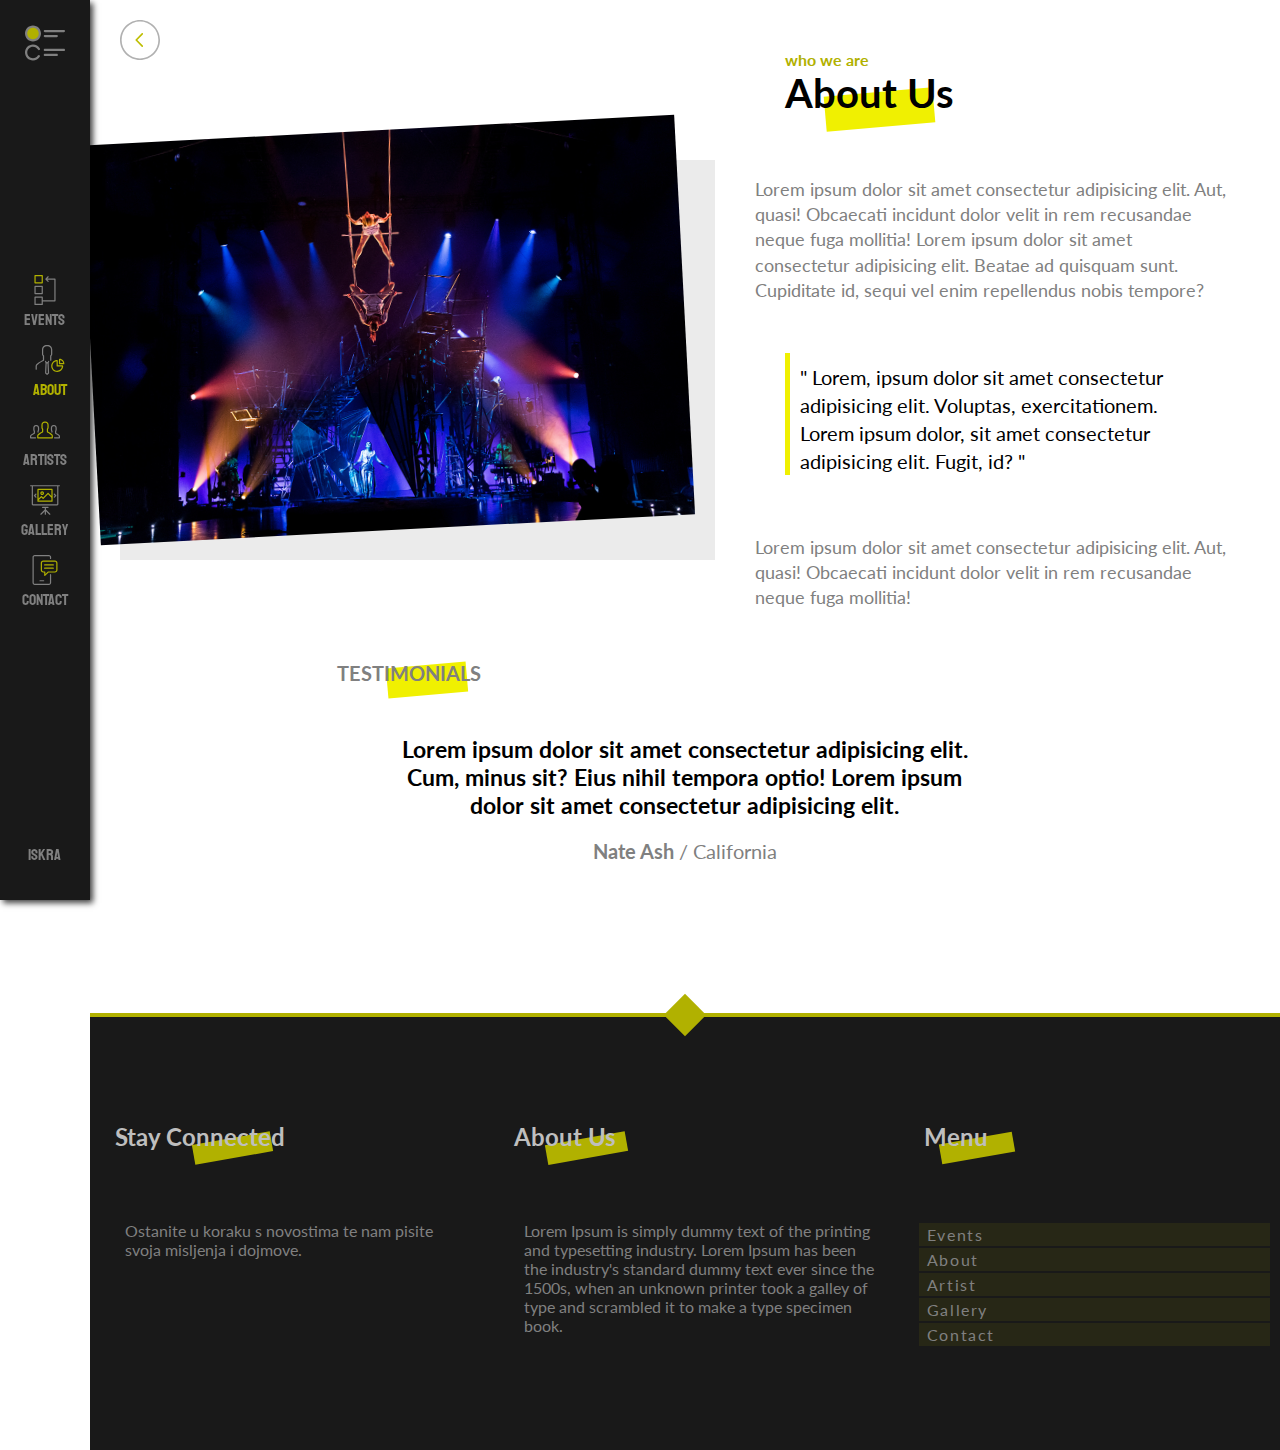
<file: About/About.html>
<!DOCTYPE html>
<html lang="en">
<head>
    <meta charset="UTF-8">
    <meta name="viewport" content="width=device-width, initial-scale=1.0">
    <meta http-equiv="X-UA-Compatible" content="ie=edge">
    <title>About</title>
    <link rel="stylesheet" href="../style.css">
    <link rel="stylesheet" href="https://use.fontawesome.com/releases/v5.5.0/css/all.css" integrity="sha384-B4dIYHKNBt8Bc12p+WXckhzcICo0wtJAoU8YZTY5qE0Id1GSseTk6S+L3BlXeVIU" crossorigin="anonymous">
    
    <link href="https://fonts.googleapis.com/css?family=Faster+One|Redressed&amp;subset=latin-ext" rel="stylesheet">
    <link href="https://fonts.googleapis.com/css?family=Charm|Staatliches" rel="stylesheet">
    <link href="https://fonts.googleapis.com/css?family=Charm|Fjalla+One|Staatliches" rel="stylesheet">
    <link href="https://fonts.googleapis.com/css?family=Lato" rel="stylesheet">

</head>
<body>

    <script type = "text/javascript" src="../js.js"></script> 

    <div class="fixed-menu bc-color" style="margin-top: -30px;">
        <a href="../Index.html" class="menu-icon"><img src="../Icons/menu.svg" width="40"></a>
        <nav class="items-center">
            <ul>
                <li><a href="../Events/Events.html" class="icons"><img src="../Icons/events.svg" width="30"><br><span>Events</span></a></li>
                <li><a style="color: rgb(177, 177, 0);padding-left: 10px;display: block;" href="About.html" class="icons"><img src="../Icons/about.svg" width="30"><br>About</a></li>
                <li><a href="../Artists/Artists.html" class="icons"><img src="../Icons/artists.svg" width="30"><br>Artists</a></li>
                <li><a href="../Gallery/Gallery.html" class="icons"><img src="../Icons/gallery.svg" width="30"><br>Gallery</a></li>
                <li><a href="../Contact/Contact.html" class="icons"><img src="../Icons/contact.svg" width="30"><br>Contact</a></li>
            </ul>
        </nav>
        <a href="#" class="menu-logo">Iskra</a>
    </div>

    <div class="section-container">

            <a href="../Index.html"><div class="back"><img src="../Icons/back.svg" width="40"></div></a>

        <div class="about-header">
            <div class="about-img">
                <img src="../Slike/19.jpg">
            </div>
            <div class="about-text">
                <h4>who we are</h4>
                <h2>About Us</h2>
                <p>Lorem ipsum dolor sit amet consectetur adipisicing elit. Aut, quasi! Obcaecati incidunt dolor velit in rem recusandae neque fuga mollitia! Lorem ipsum dolor sit amet consectetur adipisicing elit. Beatae ad quisquam sunt. Cupiditate id, sequi vel enim repellendus nobis tempore?
                </p>

                <div class="about-quote">
                    <p>" Lorem, ipsum dolor sit amet consectetur adipisicing elit. Voluptas, exercitationem. Lorem ipsum dolor, sit amet consectetur adipisicing elit. Fugit, id? "</p>
                </div>

                <p>Lorem ipsum dolor sit amet consectetur adipisicing elit. Aut, quasi! Obcaecati incidunt dolor velit in rem recusandae neque fuga mollitia!
                </p>
            </div>
        </div>

        <div class="testimonials">
            <h4>Testimonials</h4>
            <h3>Lorem ipsum dolor sit amet consectetur adipisicing elit. Cum, minus sit? Eius nihil tempora optio! Lorem ipsum dolor sit amet consectetur adipisicing elit.</h3>
            <p><span>Nate Ash</span> / California</p>
        </div>

        <footer style="margin-bottom: -30px;">
            <div class="footer-container">
                <div class="footer-left">
                    <h2 class="stay">Stay Connected</h2>
                        <p>Ostanite u koraku s novostima te nam pisite svoja misljenja i dojmove.</p>
                        <div class="awfonts">
                            <i class="fab fa-facebook-f"></i>
                            <i class="fab fa-instagram"></i>
                            <i class="fab fa-twitter"></i>
                            <i class="fab fa-linkedin-in"></i>
                        </div>
                </div>
                <div class="footer-middle">
                    <h2 class="about">About Us</h2>
                    <p>
                        Lorem Ipsum is simply dummy text of the printing and typesetting industry. 
                        Lorem Ipsum has been the industry's standard dummy text ever since the 1500s, 
                        when an unknown printer took a galley of type and scrambled it to make a type specimen book.
                    </p>
                </div>
                <div class="footer-right">
                    <h2 class="menu">Menu</h2>
                    <nav class="footer-nav">
                        <ul>
                            <li><a href="../Events/Events.html">Events <i class="fas fa-caret-right"></i></a></li>
                            <li><a href="About.html">About <i class="fas fa-caret-right"></i></a></li>
                            <li><a href="../Artists/Artists.html">Artist <i class="fas fa-caret-right"></i></a></li>
                            <li><a href="../Gallery/Gallery.html">Gallery <i class="fas fa-caret-right"></i></a></li>
                            <li><a href="../Contact/Contact.html">Contact <i class="fas fa-caret-right"></i></a></li>
                        </ul>
                    </nav>
                </div>
                <div class="clear"></div>
            </div>
        </footer>
    </div>
    
</body>
</html>
</file>
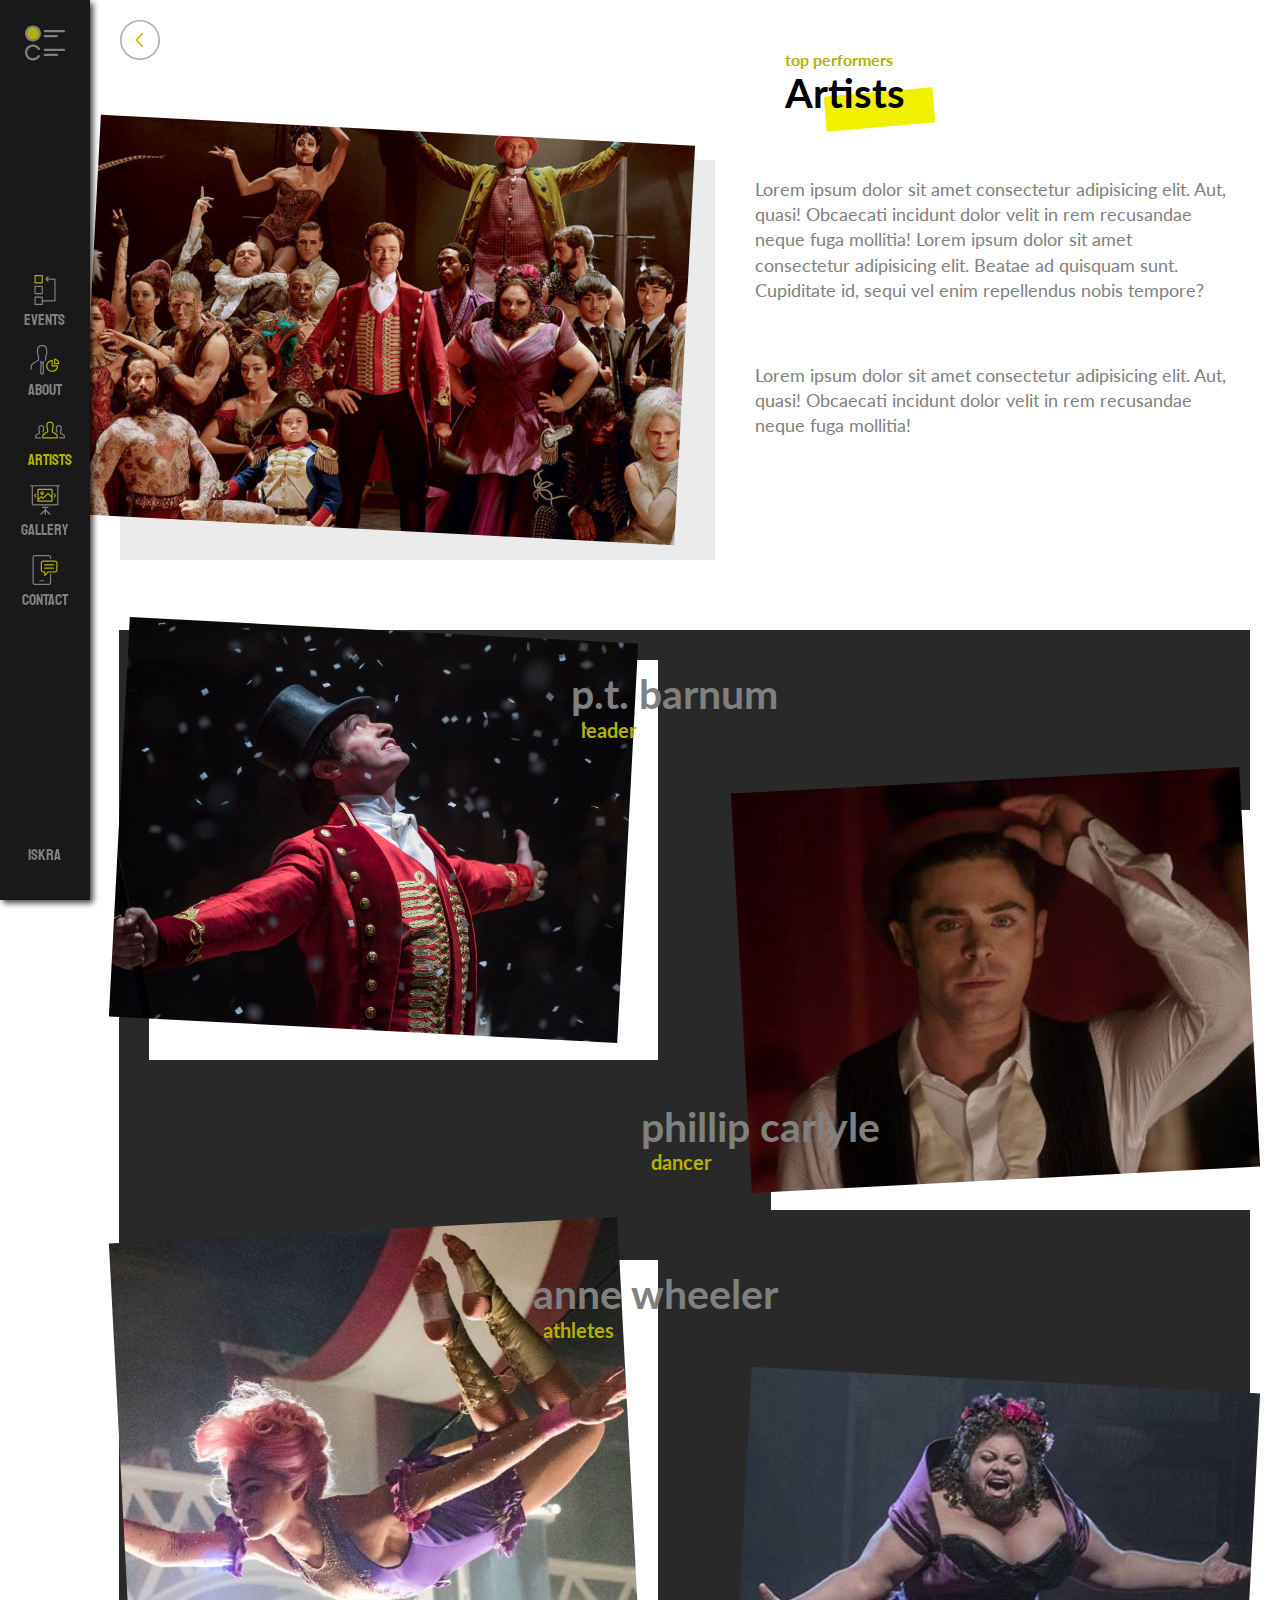
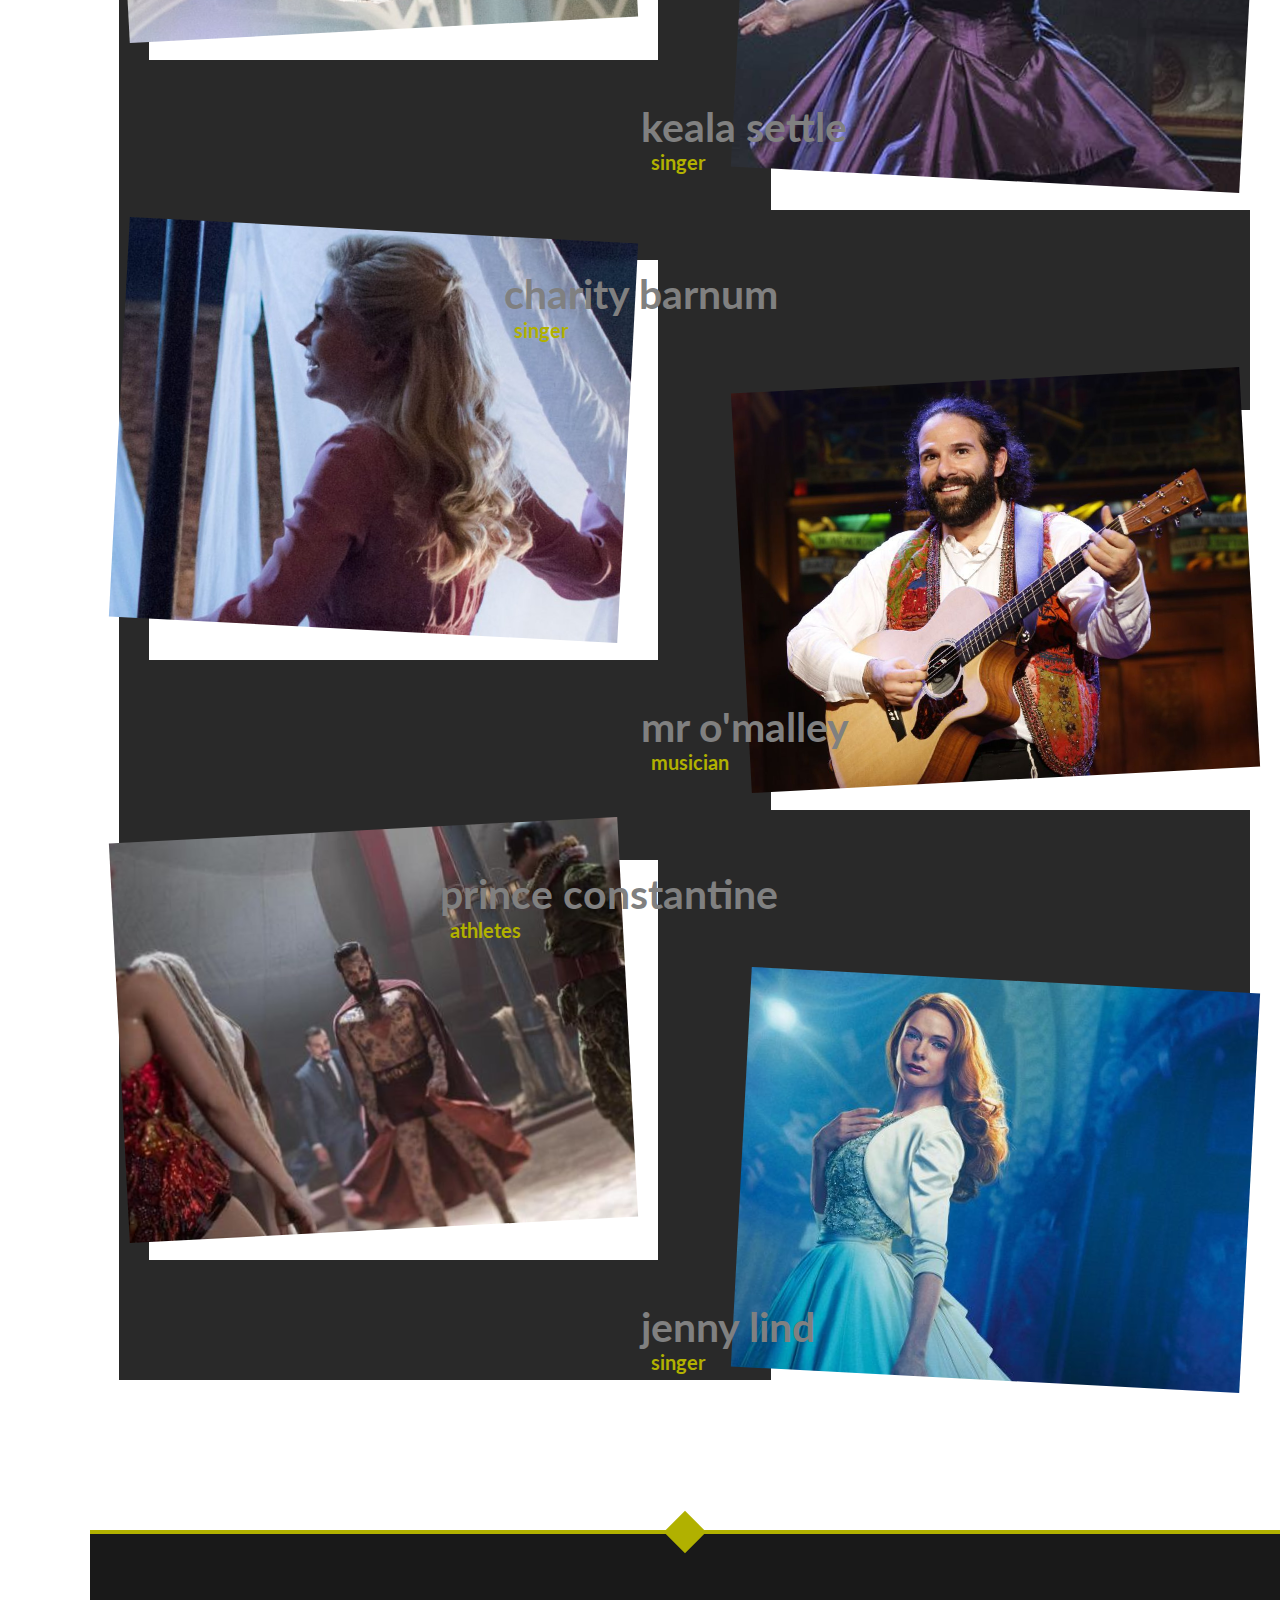
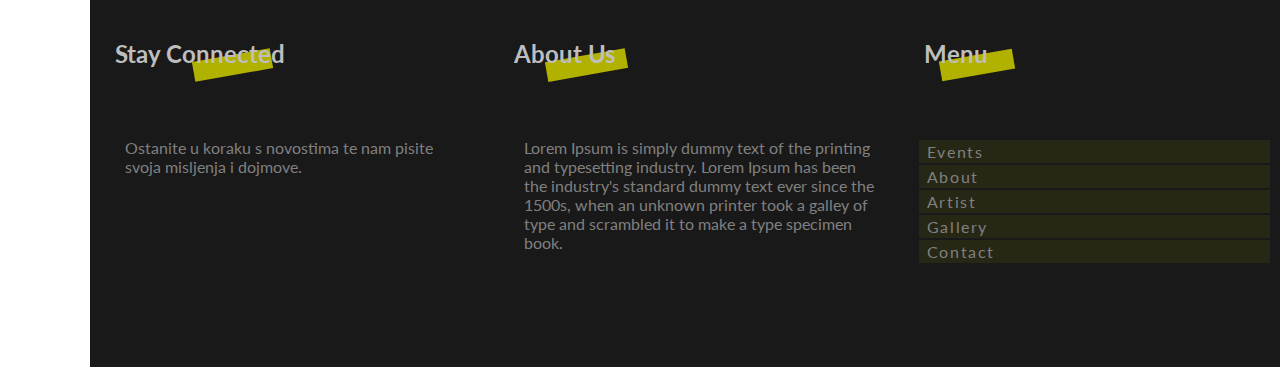
<file: Artists/Artists.html>
<!DOCTYPE html>
<html lang="en">
<head>
    <meta charset="UTF-8">
    <meta name="viewport" content="width=device-width, initial-scale=1.0">
    <meta http-equiv="X-UA-Compatible" content="ie=edge">
    <title>Artists</title>
    <link rel="stylesheet" href="../style.css">
    <link rel="stylesheet" href="https://use.fontawesome.com/releases/v5.5.0/css/all.css" integrity="sha384-B4dIYHKNBt8Bc12p+WXckhzcICo0wtJAoU8YZTY5qE0Id1GSseTk6S+L3BlXeVIU" crossorigin="anonymous">
    
    <link href="https://fonts.googleapis.com/css?family=Faster+One|Redressed&amp;subset=latin-ext" rel="stylesheet">
    <link href="https://fonts.googleapis.com/css?family=Charm|Staatliches" rel="stylesheet">
    <link href="https://fonts.googleapis.com/css?family=Charm|Fjalla+One|Staatliches" rel="stylesheet">
    <link href="https://fonts.googleapis.com/css?family=Lato" rel="stylesheet">

</head>
<body>

    <script type = "text/javascript" src="../js.js"></script> 

    <div class="fixed-menu bc-color" style="margin-top: -30px;">
        <a href="../Index.html" class="menu-icon"><img src="../Icons/menu.svg" width="40"></a>
        <nav class="items-center">
            <ul>
                <li><a href="../Events/Events.html" class="icons"><img src="../Icons/events.svg" width="30"><br><span>Events</span></a></li>
                <li><a href="../About/About.html" class="icons"><img src="../Icons/about.svg" width="30"><br>About</a></li>
                <li><a style="color: rgb(177, 177, 0);padding-left: 10px;display: block;" href="Artists.html" class="icons"><img src="../Icons/artists.svg" width="30"><br>Artists</a></li>
                <li><a href="../Gallery/Gallery.html" class="icons"><img src="../Icons/gallery.svg" width="30"><br>Gallery</a></li>
                <li><a href="../Contact/Contact.html" class="icons"><img src="../Icons/contact.svg" width="30"><br>Contact</a></li>
            </ul>
        </nav>
        <a href="#" class="menu-logo">Iskra</a>
    </div>

    <div class="section-container">

            <a href="../Index.html"><div class="back"><img src="../Icons/back.svg" width="40"></div></a>

        <div class="about-header">
            <div class="about-img event-img">
                <img src="../Slike/artists.jpg">
            </div>
            <div class="about-text">
                <h4>top performers</h4>
                <h2>Artists</h2>
                <p>Lorem ipsum dolor sit amet consectetur adipisicing elit. Aut, quasi! Obcaecati incidunt dolor velit in rem recusandae neque fuga mollitia! Lorem ipsum dolor sit amet consectetur adipisicing elit. Beatae ad quisquam sunt. Cupiditate id, sequi vel enim repellendus nobis tempore?
                </p>

                <p>Lorem ipsum dolor sit amet consectetur adipisicing elit. Aut, quasi! Obcaecati incidunt dolor velit in rem recusandae neque fuga mollitia!
                </p>
            </div>
        </div>

        <div class="artists-section">
            <div class="artists-grid">
                <div class="artists-img rotate-left">
                    <img src="../Slike/artists1.jpg">
                    <div class="title-artists-left">
                        <h3>p.t. barnum<br><span>leader</span></h3>
                    </div>
                </div>
                <div class="artists-img rotate-right artists-second">
                    <img src="../Slike/artists2.jpg">
                    <div class="title-artists-right">
                        <h3>phillip carlyle<br><span>dancer</span></h3>
                    </div>
                </div>
            </div>

            <div class="artists-grid artists-margin">
                <div class="artists-img rotate-right">
                    <img src="../Slike/artists3.jpg">
                    <div class="title-artists-left">
                        <h3>anne wheeler<br><span>athletes</span></h3>
                    </div>
                </div>
                <div class="artists-img rotate-left artists-second">
                    <img src="../Slike/artists4.jpg">
                    <div class="title-artists-right">
                        <h3>keala settle<br><span>singer</span></h3>
                    </div>
                </div>
            </div>

            <div class="artists-grid artists-margin">
                <div class="artists-img rotate-left">
                    <img src="../Slike/artists5.jpg">
                    <div class="title-artists-left">
                        <h3>charity barnum<br><span>singer</span></h3>
                    </div>
                </div>
                <div class="artists-img rotate-right artists-second">
                    <img src="../Slike/artists6.jpg">
                    <div class="title-artists-right">
                        <h3>mr o'malley<br><span>musician</span></h3>
                    </div>
                </div>
            </div>

            <div class="artists-grid artists-margin">
                <div class="artists-img rotate-right">
                    <img src="../Slike/artists7.jpg">
                    <div class="title-artists-left">
                        <h3>prince constantine<br><span>athletes</span></h3>
                    </div>
                </div>
                <div class="artists-img rotate-left artists-second">
                    <img src="../Slike/artists8.jpg">
                    <div class="title-artists-right">
                        <h3>jenny lind<br><span>singer</span></h3>
                    </div>
                </div>
            </div>

        </div>

        <footer style="margin-bottom: -30px;">
            <div class="footer-container">
                <div class="footer-left">
                    <h2 class="stay">Stay Connected</h2>
                        <p>Ostanite u koraku s novostima te nam pisite svoja misljenja i dojmove.</p>
                        <div class="awfonts">
                            <i class="fab fa-facebook-f"></i>
                            <i class="fab fa-instagram"></i>
                            <i class="fab fa-twitter"></i>
                            <i class="fab fa-linkedin-in"></i>
                        </div>
                </div>
                <div class="footer-middle">
                    <h2 class="about">About Us</h2>
                    <p>
                        Lorem Ipsum is simply dummy text of the printing and typesetting industry. 
                        Lorem Ipsum has been the industry's standard dummy text ever since the 1500s, 
                        when an unknown printer took a galley of type and scrambled it to make a type specimen book.
                    </p>
                </div>
                <div class="footer-right">
                    <h2 class="menu">Menu</h2>
                    <nav class="footer-nav">
                        <ul>
                            <li><a href="../Events/Events.html">Events <i class="fas fa-caret-right"></i></a></li>
                            <li><a href="../About/About.html">About <i class="fas fa-caret-right"></i></a></li>
                            <li><a href="Artists.html">Artist <i class="fas fa-caret-right"></i></a></li>
                            <li><a href="../Gallery/Gallery.html">Gallery <i class="fas fa-caret-right"></i></a></li>
                            <li><a href="../Contact/Contact.html">Contact <i class="fas fa-caret-right"></i></a></li>
                        </ul>
                    </nav>
                </div>
                <div class="clear"></div>
            </div>
        </footer>
    </div>
    
</body>
</html>
</file>
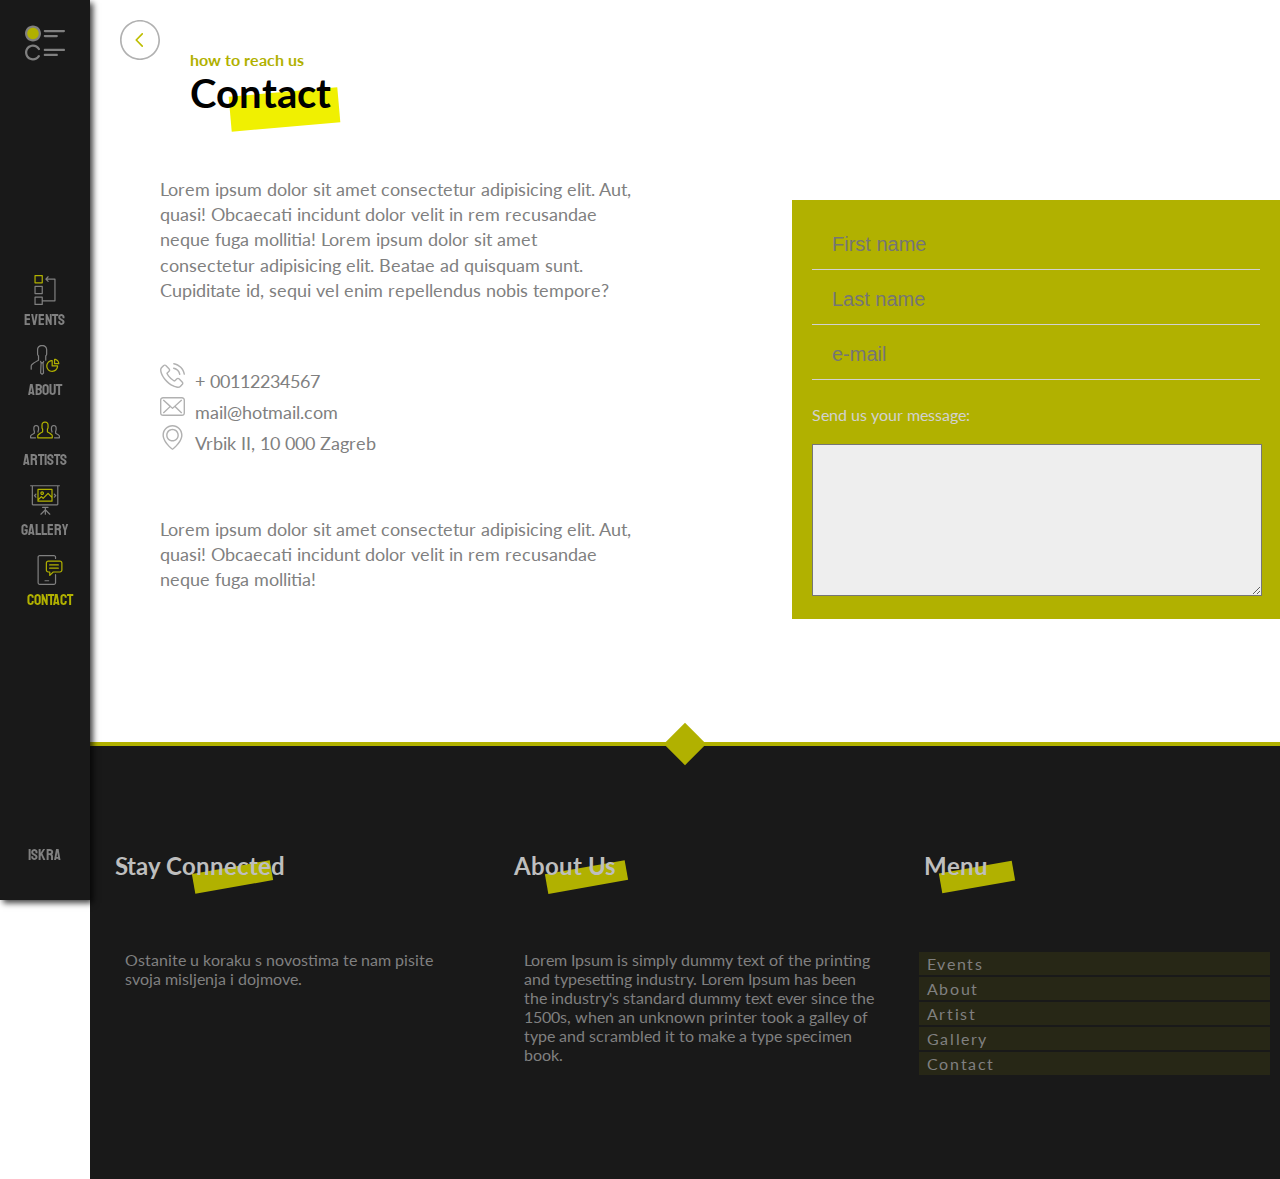
<file: Contact/Contact.html>
<!DOCTYPE html>
<html lang="en">
<head>
    <meta charset="UTF-8">
    <meta name="viewport" content="width=device-width, initial-scale=1.0">
    <meta http-equiv="X-UA-Compatible" content="ie=edge">
    <title>Contact</title>
    <link rel="stylesheet" href="../style.css">
    <link rel="stylesheet" href="https://use.fontawesome.com/releases/v5.5.0/css/all.css" integrity="sha384-B4dIYHKNBt8Bc12p+WXckhzcICo0wtJAoU8YZTY5qE0Id1GSseTk6S+L3BlXeVIU" crossorigin="anonymous">
    
    <link href="https://fonts.googleapis.com/css?family=Faster+One|Redressed&amp;subset=latin-ext" rel="stylesheet">
    <link href="https://fonts.googleapis.com/css?family=Charm|Staatliches" rel="stylesheet">
    <link href="https://fonts.googleapis.com/css?family=Charm|Fjalla+One|Staatliches" rel="stylesheet">
    <link href="https://fonts.googleapis.com/css?family=Lato" rel="stylesheet">

</head>
<body>

    <script type = "text/javascript" src="../js.js"></script> 

    <div class="fixed-menu bc-color" style="margin-top: -30px;">
        <a href="../Index.html" class="menu-icon"><img src="../Icons/menu.svg" width="40"></a>
        <nav class="items-center">
            <ul>
                <li><a href="../Events/Events.html" class="icons"><img src="../Icons/events.svg" width="30"><br><span>Events</span></a></li>
                <li><a href="../About/About.html" class="icons"><img src="../Icons/about.svg" width="30"><br>About</a></li>
                <li><a href="../Artists/Artists.html" class="icons"><img src="../Icons/artists.svg" width="30"><br>Artists</a></li>
                <li><a href="../Gallery/Gallery.html" class="icons"><img src="../Icons/gallery.svg" width="30"><br>Gallery</a></li>
                <li><a style="color: rgb(177, 177, 0);padding-left: 10px;display: block;" href="Contact.html" class="icons"><img src="../Icons/contact.svg" width="30"><br>Contact</a></li>
            </ul>
        </nav>
        <a href="#" class="menu-logo">Iskra</a>
    </div>

    <div class="section-container">

            <a href="../Index.html"><div class="back"><img src="../Icons/back.svg" width="40"></div></a>

        <div class="about-header">
            <div class="about-text">
                <h4>how to reach us</h4>
                <h2>Contact</h2>
                <p>Lorem ipsum dolor sit amet consectetur adipisicing elit. Aut, quasi! Obcaecati incidunt dolor velit in rem recusandae neque fuga mollitia! Lorem ipsum dolor sit amet consectetur adipisicing elit. Beatae ad quisquam sunt. Cupiditate id, sequi vel enim repellendus nobis tempore?
                </p>

                <p class="contact-icons">
                    <img src="../Icons/phone.svg" width="25">+ 00112234567 <br><img src="../Icons/mail.svg" width="25">mail@hotmail.com
                    <br><img src="../Icons/place.svg" width="25">Vrbik II, 10 000 Zagreb
                </p>

                <p>Lorem ipsum dolor sit amet consectetur adipisicing elit. Aut, quasi! Obcaecati incidunt dolor velit in rem recusandae neque fuga mollitia!
                </p>
            </div>

            <div class="contact-form">
                <input type="text" name="first-name" placeholder="First name"><br>
                <input type="text" name="last-name" placeholder="Last name"><br>
                <input type="email" name="mail" placeholder="e-mail">
                <p>Send us your message:</p><textarea name="message" rows="10"></textarea>
            </div>
        </div>

        

        <footer style="margin-bottom: -30px;">
            <div class="footer-container">
                <div class="footer-left">
                    <h2 class="stay">Stay Connected</h2>
                        <p>Ostanite u koraku s novostima te nam pisite svoja misljenja i dojmove.</p>
                        <div class="awfonts">
                            <i class="fab fa-facebook-f"></i>
                            <i class="fab fa-instagram"></i>
                            <i class="fab fa-twitter"></i>
                            <i class="fab fa-linkedin-in"></i>
                        </div>
                </div>
                <div class="footer-middle">
                    <h2 class="about">About Us</h2>
                    <p>
                        Lorem Ipsum is simply dummy text of the printing and typesetting industry. 
                        Lorem Ipsum has been the industry's standard dummy text ever since the 1500s, 
                        when an unknown printer took a galley of type and scrambled it to make a type specimen book.
                    </p>
                </div>
                <div class="footer-right">
                    <h2 class="menu">Menu</h2>
                    <nav class="footer-nav">
                        <ul>
                            <li><a href="../Events/Events.html">Events <i class="fas fa-caret-right"></i></a></li>
                            <li><a href="../About/About.html">About <i class="fas fa-caret-right"></i></a></li>
                            <li><a href="../Artists/Artists.html">Artist <i class="fas fa-caret-right"></i></a></li>
                            <li><a href="../Gallery/Gallery.html">Gallery <i class="fas fa-caret-right"></i></a></li>
                            <li><a href="Contact.html">Contact <i class="fas fa-caret-right"></i></a></li>
                        </ul>
                    </nav>
                </div>
                <div class="clear"></div>
            </div>
        </footer>
    </div>
    
</body>
</html>
</file>
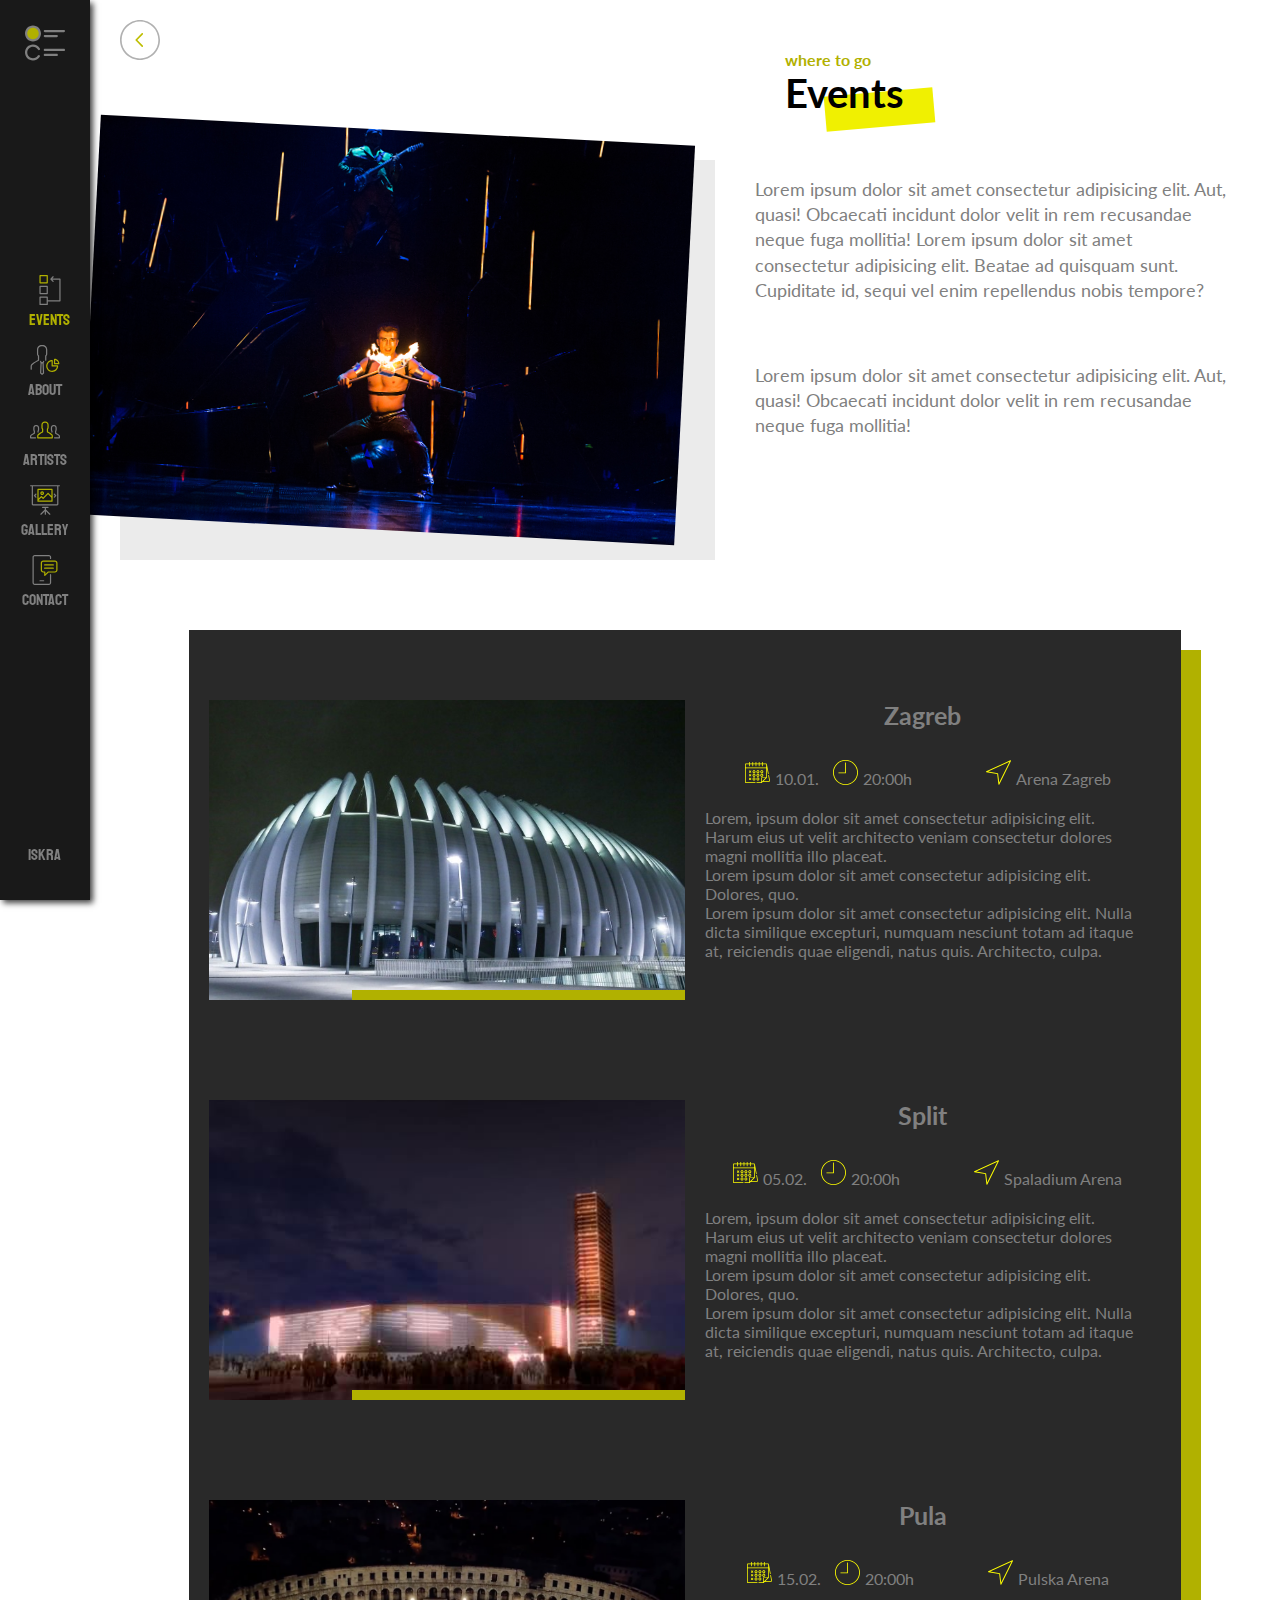
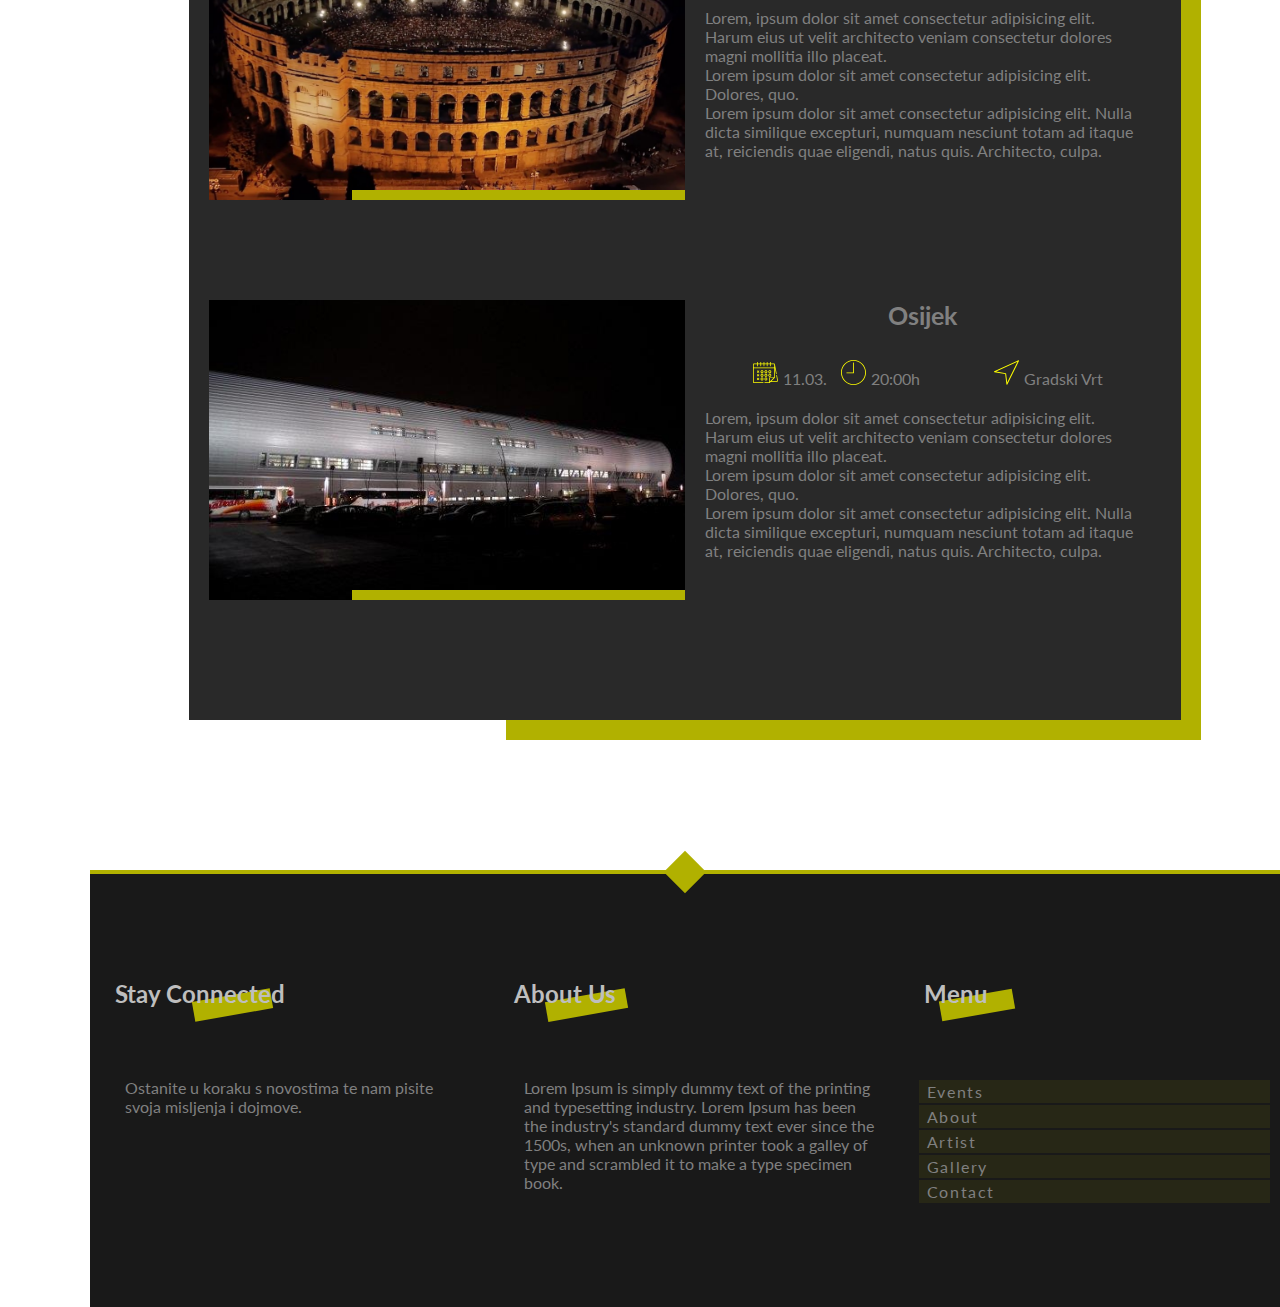
<file: Events/Events.html>
<!DOCTYPE html>
<html lang="en">
<head>
    <meta charset="UTF-8">
    <meta name="viewport" content="width=device-width, initial-scale=1.0">
    <meta http-equiv="X-UA-Compatible" content="ie=edge">
    <title>Events</title>
    <link rel="stylesheet" href="../style.css">
    <link rel="stylesheet" href="https://use.fontawesome.com/releases/v5.5.0/css/all.css" integrity="sha384-B4dIYHKNBt8Bc12p+WXckhzcICo0wtJAoU8YZTY5qE0Id1GSseTk6S+L3BlXeVIU" crossorigin="anonymous">
    
    <link href="https://fonts.googleapis.com/css?family=Faster+One|Redressed&amp;subset=latin-ext" rel="stylesheet">
    <link href="https://fonts.googleapis.com/css?family=Charm|Staatliches" rel="stylesheet">
    <link href="https://fonts.googleapis.com/css?family=Charm|Fjalla+One|Staatliches" rel="stylesheet">
    <link href="https://fonts.googleapis.com/css?family=Lato" rel="stylesheet">

</head>
<body>

    <script type = "text/javascript" src="../js.js"></script> 

    <div class="fixed-menu bc-color" style="margin-top: -30px;">
        <a href="../Index.html" class="menu-icon"><img src="../Icons/menu.svg" width="40"></a>
        <nav class="items-center">
            <ul>
                <li><a style="color: rgb(177, 177, 0);padding-left: 10px;display: block;" href="Events.html" class="icons"><img src="../Icons/events.svg" width="30"><br><span>Events</span></a></li>
                <li><a href="../About/About.html" class="icons"><img src="../Icons/about.svg" width="30"><br>About</a></li>
                <li><a href="../Artists/Artists.html" class="icons"><img src="../Icons/artists.svg" width="30"><br>Artists</a></li>
                <li><a href="../Gallery/Gallery.html" class="icons"><img src="../Icons/gallery.svg" width="30"><br>Gallery</a></li>
                <li><a href="../Contact/Contact.html" class="icons"><img src="../Icons/contact.svg" width="30"><br>Contact</a></li>
            </ul>
        </nav>
        <a href="#" class="menu-logo">Iskra</a>
    </div>

    <div class="section-container">

            <a href="../Index.html"><div class="back"><img src="../Icons/back.svg" width="40"></div></a>

        <div class="about-header">
            <div class="about-img event-img">
                <img src="../Slike/15.jpg">
            </div>
            <div class="about-text">
                <h4>where to go</h4>
                <h2>Events</h2>
                <p>Lorem ipsum dolor sit amet consectetur adipisicing elit. Aut, quasi! Obcaecati incidunt dolor velit in rem recusandae neque fuga mollitia! Lorem ipsum dolor sit amet consectetur adipisicing elit. Beatae ad quisquam sunt. Cupiditate id, sequi vel enim repellendus nobis tempore?
                </p>

                <p>Lorem ipsum dolor sit amet consectetur adipisicing elit. Aut, quasi! Obcaecati incidunt dolor velit in rem recusandae neque fuga mollitia!
                </p>
            </div>
        </div>

        <div class="event-section">
            <div class="event-grid">
                <div class="event-title event-zg">
                    <img src="../Slike/arena-zagreb.jpg">
                </div>
                <div class="event-info">
                        <h3>Zagreb</h3>
                    <p>
                        <img src="../Icons/date.svg" width="25">10.01. <img src="../Icons/time.svg" width="25">20:00h
                        <span><img src="../Icons/navigation.svg" width="25">Arena Zagreb</span>
                    </p>
                    <p class="event-info-text">
                        Lorem, ipsum dolor sit amet consectetur adipisicing elit. Harum eius ut velit architecto veniam consectetur dolores magni mollitia illo placeat.<br> Lorem ipsum dolor sit amet consectetur adipisicing elit. Dolores, quo.<br> Lorem ipsum dolor sit amet consectetur adipisicing elit. Nulla dicta similique excepturi, numquam nesciunt totam ad itaque at, reiciendis quae eligendi, natus quis. Architecto, culpa.
                    </p>
                </div>
            </div>

            <div class="event-grid">
                <div class="event-title event-st">
                    <img src="../Slike/spaladium.jpg">
                </div>
                <div class="event-info">
                        <h3>Split</h3>
                    <p>
                        <img src="../Icons/date.svg" width="25">05.02. <img src="../Icons/time.svg" width="25">20:00h
                        <span><img src="../Icons/navigation.svg" width="25">Spaladium Arena</span>
                    </p>
                    <p class="event-info-text">
                        Lorem, ipsum dolor sit amet consectetur adipisicing elit. Harum eius ut velit architecto veniam consectetur dolores magni mollitia illo placeat.<br> Lorem ipsum dolor sit amet consectetur adipisicing elit. Dolores, quo.<br> Lorem ipsum dolor sit amet consectetur adipisicing elit. Nulla dicta similique excepturi, numquam nesciunt totam ad itaque at, reiciendis quae eligendi, natus quis. Architecto, culpa.
                    </p>
                </div>
            </div>

            <div class="event-grid">
                <div class="event-title event-pu">
                    <img src="../Slike/pulska-arena.jpg">
                </div>
                <div class="event-info">
                        <h3>Pula</h3>
                    <p>
                        <img src="../Icons/date.svg" width="25">15.02. <img src="../Icons/time.svg" width="25">20:00h
                        <span><img src="../Icons/navigation.svg" width="25">Pulska Arena</span>
                    </p>
                    <p class="event-info-text">
                        Lorem, ipsum dolor sit amet consectetur adipisicing elit. Harum eius ut velit architecto veniam consectetur dolores magni mollitia illo placeat.<br> Lorem ipsum dolor sit amet consectetur adipisicing elit. Dolores, quo.<br> Lorem ipsum dolor sit amet consectetur adipisicing elit. Nulla dicta similique excepturi, numquam nesciunt totam ad itaque at, reiciendis quae eligendi, natus quis. Architecto, culpa.
                    </p>
                </div>
            </div>

            <div class="event-grid">
                <div class="event-title">
                    <img src="../Slike/gradski-vrt.jpg">
                </div>
                <div class="event-info">
                        <h3>Osijek</h3>
                    <p>
                        <img src="../Icons/date.svg" width="25">11.03. <img src="../Icons/time.svg" width="25">20:00h
                        <span><img src="../Icons/navigation.svg" width="25">Gradski Vrt</span>
                    </p>
                    <p class="event-info-text">
                        Lorem, ipsum dolor sit amet consectetur adipisicing elit. Harum eius ut velit architecto veniam consectetur dolores magni mollitia illo placeat.<br> Lorem ipsum dolor sit amet consectetur adipisicing elit. Dolores, quo.<br> Lorem ipsum dolor sit amet consectetur adipisicing elit. Nulla dicta similique excepturi, numquam nesciunt totam ad itaque at, reiciendis quae eligendi, natus quis. Architecto, culpa.
                    </p>
                </div>
            </div>
        </div>

        <footer style="margin-bottom: -30px;">
            <div class="footer-container">
                <div class="footer-left">
                    <h2 class="stay">Stay Connected</h2>
                        <p>Ostanite u koraku s novostima te nam pisite svoja misljenja i dojmove.</p>
                        <div class="awfonts">
                            <i class="fab fa-facebook-f"></i>
                            <i class="fab fa-instagram"></i>
                            <i class="fab fa-twitter"></i>
                            <i class="fab fa-linkedin-in"></i>
                        </div>
                </div>
                <div class="footer-middle">
                    <h2 class="about">About Us</h2>
                    <p>
                        Lorem Ipsum is simply dummy text of the printing and typesetting industry. 
                        Lorem Ipsum has been the industry's standard dummy text ever since the 1500s, 
                        when an unknown printer took a galley of type and scrambled it to make a type specimen book.
                    </p>
                </div>
                <div class="footer-right">
                    <h2 class="menu">Menu</h2>
                    <nav class="footer-nav">
                        <ul>
                            <li><a href="Events.html">Events <i class="fas fa-caret-right"></i></a></li>
                            <li><a href="../About/About.html">About <i class="fas fa-caret-right"></i></a></li>
                            <li><a href="../Artists/Artists.html">Artist <i class="fas fa-caret-right"></i></a></li>
                            <li><a href="../Gallery/Gallery.html">Gallery <i class="fas fa-caret-right"></i></a></li>
                            <li><a href="../Contact/Contact.html">Contact <i class="fas fa-caret-right"></i></a></li>
                        </ul>
                    </nav>
                </div>
                <div class="clear"></div>
            </div>
        </footer>
    </div>
    
</body>
</html>
</file>
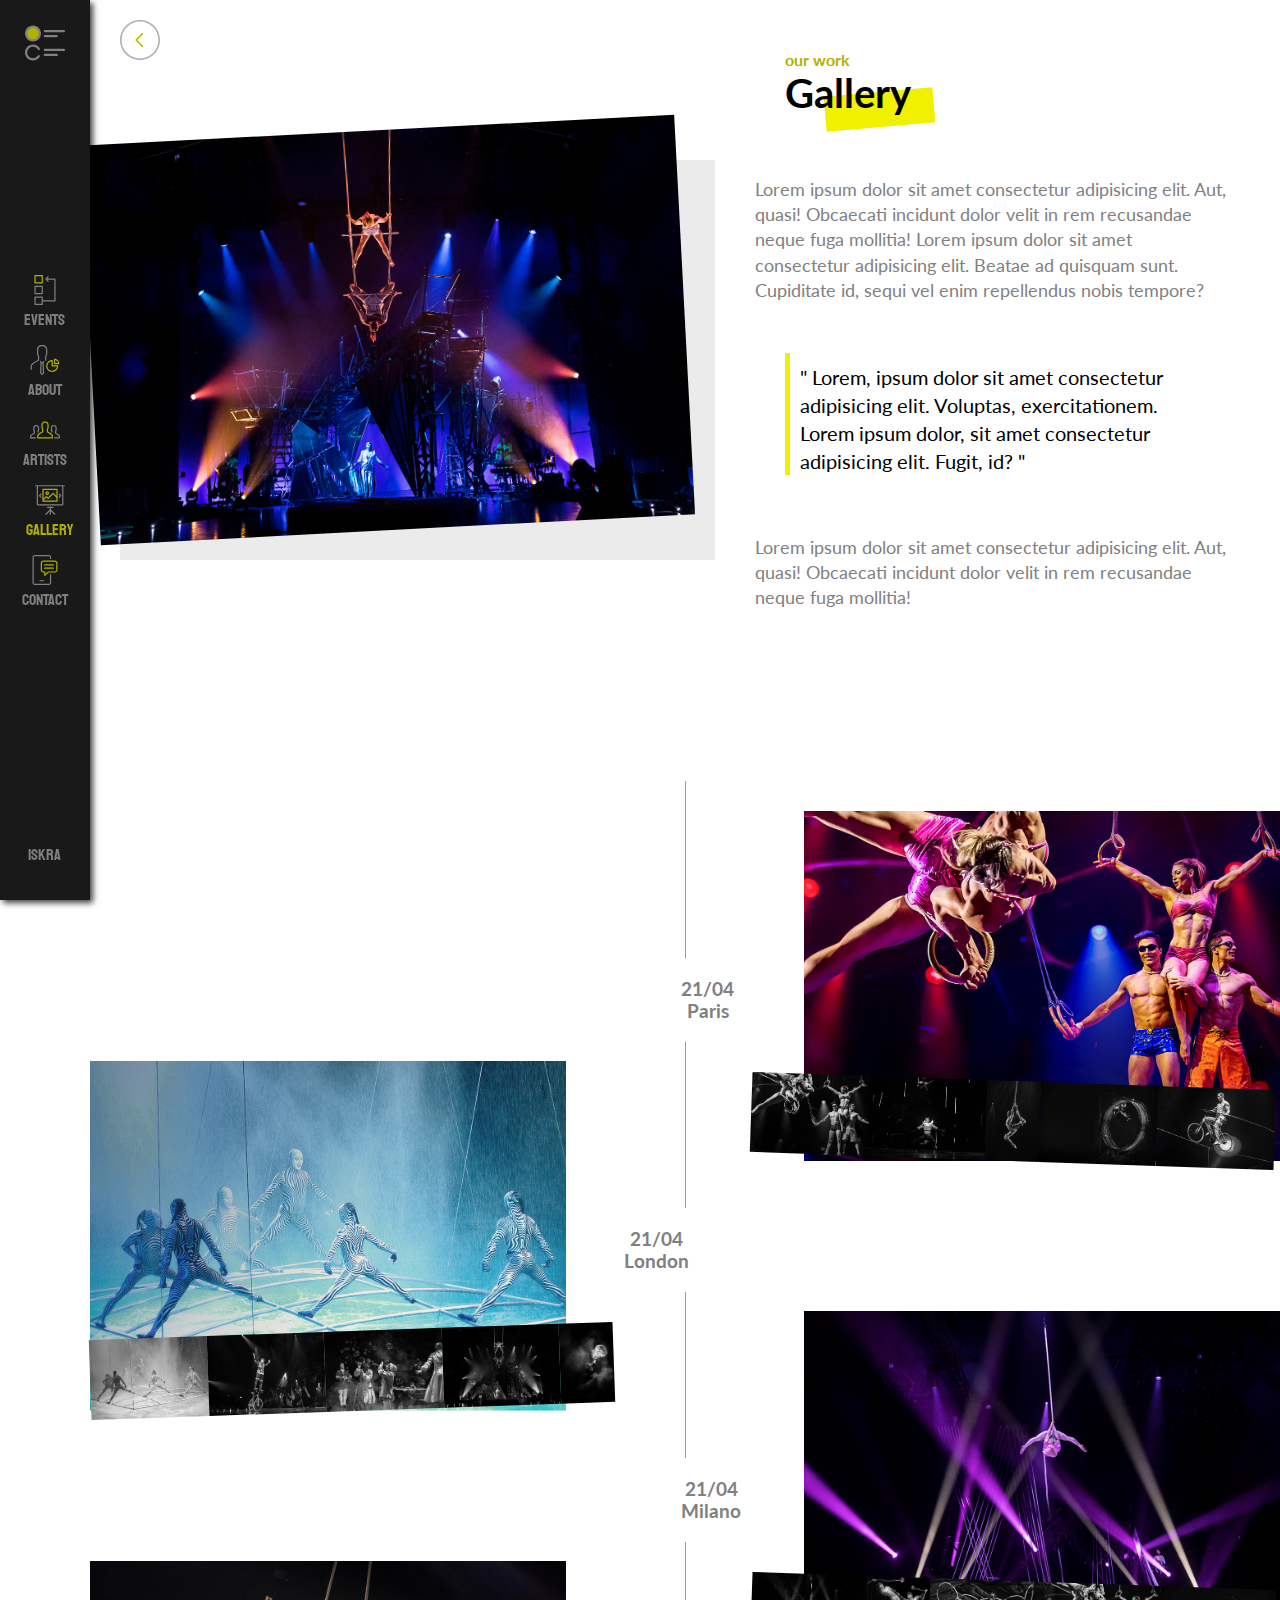
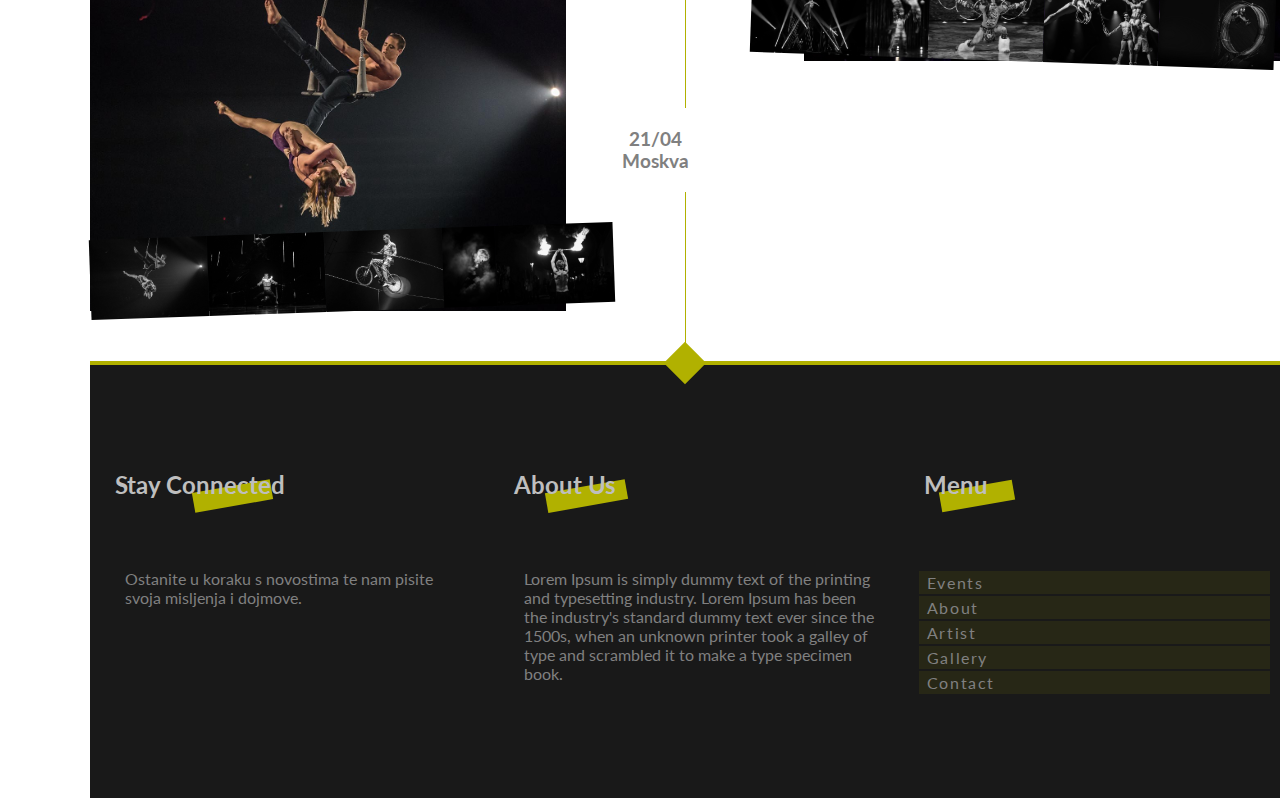
<file: Gallery/Gallery.html>
<!DOCTYPE html>
<html lang="en">
<head>
    <meta charset="UTF-8">
    <meta name="viewport" content="width=device-width, initial-scale=1.0">
    <meta http-equiv="X-UA-Compatible" content="ie=edge">
    <title>Gallery</title>
    <link rel="stylesheet" href="../style.css">
    <link rel="stylesheet" href="https://use.fontawesome.com/releases/v5.5.0/css/all.css" integrity="sha384-B4dIYHKNBt8Bc12p+WXckhzcICo0wtJAoU8YZTY5qE0Id1GSseTk6S+L3BlXeVIU" crossorigin="anonymous">
    
    <link href="https://fonts.googleapis.com/css?family=Faster+One|Redressed&amp;subset=latin-ext" rel="stylesheet">
    <link href="https://fonts.googleapis.com/css?family=Charm|Staatliches" rel="stylesheet">
    <link href="https://fonts.googleapis.com/css?family=Charm|Fjalla+One|Staatliches" rel="stylesheet">
    <link href="https://fonts.googleapis.com/css?family=Lato" rel="stylesheet">

</head>
<body>

    <script type = "text/javascript" src="../js.js"></script> 

    <div class="fixed-menu bc-color" style="margin-top: -30px;">
        <a href="../Index.html" class="menu-icon"><img src="../Icons/menu.svg" width="40"></a>
        <nav class="items-center">
            <ul>
                <li><a href="../Events/Events.html" class="icons"><img src="../Icons/events.svg" width="30"><br><span>Events</span></a></li>
                <li><a href="../About/About.html" class="icons"><img src="../Icons/about.svg" width="30"><br>About</a></li>
                <li><a href="../Artists/Artists.html" class="icons"><img src="../Icons/artists.svg" width="30"><br>Artists</a></li>
                <li><a style="color: rgb(177, 177, 0);padding-left: 10px;display: block;" href="Gallery.html" class="icons"><img src="../Icons/gallery.svg" width="30"><br>Gallery</a></li>
                <li><a href="../Contact/Contact.html" class="icons"><img src="../Icons/contact.svg" width="30"><br>Contact</a></li>
            </ul>
        </nav>
        <a href="#" class="menu-logo">Iskra</a>
    </div>

    <div class="section-container">

            <a href="../Index.html"><div class="back"><img src="../Icons/back.svg" width="40"></div></a>

        <div class="about-header">
            <div class="about-img">
                <img src="../Slike/19.jpg">
            </div>
            <div class="about-text">
                <h4>our work</h4>
                <h2>Gallery</h2>
                <p>Lorem ipsum dolor sit amet consectetur adipisicing elit. Aut, quasi! Obcaecati incidunt dolor velit in rem recusandae neque fuga mollitia! Lorem ipsum dolor sit amet consectetur adipisicing elit. Beatae ad quisquam sunt. Cupiditate id, sequi vel enim repellendus nobis tempore?
                </p>

                <div class="about-quote">
                    <p>" Lorem, ipsum dolor sit amet consectetur adipisicing elit. Voluptas, exercitationem. Lorem ipsum dolor, sit amet consectetur adipisicing elit. Fugit, id? "</p>
                </div>

                <p>Lorem ipsum dolor sit amet consectetur adipisicing elit. Aut, quasi! Obcaecati incidunt dolor velit in rem recusandae neque fuga mollitia!
                </p>
            </div>
        </div>

        <div class="gallery-section">
            <div class="performances">
            <div class="paris" id="paris">
                <div class="parisImg">
                    <img class="parisImg1" src="../Slike/70.jpg">
                    <img class="parisImg2" src="../Slike/15.jpg">
                    <img class="parisImg3" src="../Slike/16.jpg">
                    <img class="parisImg4" src="../Slike/45.jpg">
                    <img class="parisImg5" src="../Slike/30.jpg">

                    <div class="gallery-images gallery-img-left">
                        <div class="gallery-image">
                            <img class="parisGallery1" src="../Slike/70.jpg">
                        </div>
                        <div class="gallery-image">
                            <img class="parisGallery2" src="../Slike/15.jpg">
                        </div>
                        <div class="gallery-image">
                            <img class="parisGallery3" src="../Slike/16.jpg">
                        </div>
                        <div class="gallery-image">
                            <img class="parisGallery4" src="../Slike/45.jpg">
                        </div>
                        <div class="gallery-image">
                            <img class="parisGallery5" src="../Slike/30.jpg">
                        </div>
                    </div>
                </div>
                <div class="parisText">
                    <h3>21/04 <br> Paris</h3>
                </div>
            </div>
            <div class="london" id="london">
                <div class="londonImg">
                    <img class="londonImg1" src="../Slike/55.jpg">
                    <img class="londonImg2" src="../Slike/14.jpg">
                    <img class="londonImg3" src="../Slike/17.jpg">
                    <img class="londonImg4" src="../Slike/19.jpg">
                    <img class="londonImg5" src="../Slike/39.jpg">

                    <div class="gallery-images gallery-img-right">
                        <div class="gallery-image">
                            <img class="londonGallery1" src="../Slike/55.jpg">
                        </div>
                        <div class="gallery-image">
                            <img class="londonGallery2" src="../Slike/14.jpg">
                        </div>
                        <div class="gallery-image">
                            <img class="londonGallery3" src="../Slike/17.jpg">
                        </div>
                        <div class="gallery-image">
                            <img class="londonGallery4" src="../Slike/19.jpg">
                        </div>
                        <div class="gallery-image">
                            <img class="londonGallery5" src="../Slike/39.jpg">
                        </div>
                    </div>
                </div>
                <div class="londonText">
                    <h3>21/04 <br> London</h3>
                </div>
            </div>
            <div class="milano" id="milano">
                <div class="milanoImg">
                    <img class="milanoImg1" src="../Slike/20.jpg">
                    <img class="milanoImg2" src="../Slike/68.jpg">
                    <img class="milanoImg3" src="../Slike/69.jpg">
                    <img class="milanoImg4" src="../Slike/70.jpg">
                    <img class="milanoImg5" src="../Slike/45.jpg">

                    <div class="gallery-images gallery-img-left">
                        <div class="gallery-image">
                            <img class="milanoGallery1" src="../Slike/20.jpg">
                        </div>
                        <div class="gallery-image">
                            <img class="milanoGallery2" src="../Slike/68.jpg">
                        </div>
                        <div class="gallery-image">
                            <img class="milanoGallery3" src="../Slike/69.jpg">
                        </div>
                        <div class="gallery-image">
                            <img class="milanoGallery4" src="../Slike/70.jpg">
                        </div>
                        <div class="gallery-image">
                            <img class="milanoGallery5" src="../Slike/45.jpg">
                        </div>
                    </div>
                </div>
                <div class="milanoText">
                    <h3>21/04 <br> Milano</h3>
                </div>
            </div>
            <div class="moskva" id="moskva">
                <div class="moskvaImg">
                    <img class="moskvaImg1" src="../Slike/18.jpg">
                    <img class="moskvaImg2" src="../Slike/15.jpg">
                    <img class="moskvaImg3" src="../Slike/30.jpg">
                    <img class="moskvaImg4" src="../Slike/39.jpg">
                    <img class="moskvaImg5" src="../Slike/10.jpg">

                    <div class="gallery-images gallery-img-right">
                        <div class="gallery-image">
                            <img class="moskvaGallery1" src="../Slike/18.jpg">
                        </div>
                        <div class="gallery-image">
                            <img class="moskvaGallery2" src="../Slike/15.jpg">
                        </div>
                        <div class="gallery-image">
                            <img class="moskvaGallery3" src="../Slike/30.jpg">
                        </div>
                        <div class="gallery-image">
                            <img class="moskvaGallery4" src="../Slike/39.jpg">
                        </div>
                        <div class="gallery-image">
                            <img class="moskvaGallery5" src="../Slike/10.jpg">
                        </div>
                    </div>
                </div>
                <div class="moskvaText">
                    <h3>21/04 <br> Moskva</h3>
                </div>
            </div>
        </div>
        </div>

        <footer style="margin-bottom: -30px;">
            <div class="footer-container">
                <div class="footer-left">
                    <h2 class="stay">Stay Connected</h2>
                        <p>Ostanite u koraku s novostima te nam pisite svoja misljenja i dojmove.</p>
                        <div class="awfonts">
                            <i class="fab fa-facebook-f"></i>
                            <i class="fab fa-instagram"></i>
                            <i class="fab fa-twitter"></i>
                            <i class="fab fa-linkedin-in"></i>
                        </div>
                </div>
                <div class="footer-middle">
                    <h2 class="about">About Us</h2>
                    <p>
                        Lorem Ipsum is simply dummy text of the printing and typesetting industry. 
                        Lorem Ipsum has been the industry's standard dummy text ever since the 1500s, 
                        when an unknown printer took a galley of type and scrambled it to make a type specimen book.
                    </p>
                </div>
                <div class="footer-right">
                    <h2 class="menu">Menu</h2>
                    <nav class="footer-nav">
                        <ul>
                            <li><a href="../Events/Events.html">Events <i class="fas fa-caret-right"></i></a></li>
                            <li><a href="../About/About.html">About <i class="fas fa-caret-right"></i></a></li>
                            <li><a href="../Artists/Artists.html">Artist <i class="fas fa-caret-right"></i></a></li>
                            <li><a href="Gallery.html">Gallery <i class="fas fa-caret-right"></i></a></li>
                            <li><a href="../Contact/Contact.html">Contact <i class="fas fa-caret-right"></i></a></li>
                        </ul>
                    </nav>
                </div>
                <div class="clear"></div>
            </div>
        </footer>
    </div>

    <script type = "text/javascript" src="gallery.js"></script> 
    
</body>
</html>
</file>
<file: style.css>
*{
    margin: 0;
    padding: 0;
}
body {
    font-family: 'Redressed', cursive;
}
/*
::-webkit-scrollbar {
    display: none;
}
*/

/* Fixed menu-bar */

.fixed-menu {
    width: 7%;
    height: 100%;
    position: fixed;
    text-align: center;
    display: grid;
    columns: auto;
    grid-template-rows: 10% auto 10%;
    grid-column-gap: 1%;
    grid-row-gap: 1%;
    align-items: center;
    transition: 0.5s;
    z-index: 10;
    font-family: 'Staatliches', cursive;
    box-shadow: 3px 3px 6px 0px rgba(0,0,0,0.75);
}
.bc-color {
    background-color: #191919;
}
.items-center li {
    display: block;
    transition: 0.5s;
    margin-bottom: 15px;
}
.items-center li:hover a {
    color: rgb(177, 177, 0);
    padding-left: 10px;
    display: block;
}
/*
.items-center span {
    margin-right: 30px;
}
*/
.items-center {
    display: grid;
    width: 100%;
    justify-items: center;
    grid-row-gap: 5px;
}
.fixed-menu i {
    font-size: 30px; 
    padding: 10px;
}
.fixed-menu a {
    text-decoration: none;
    color: gray;
}
.menu-logo a {
    font-size: 20px;
    display: block;
    color: yellow;
}
/*
.fixed-menu:hover {
    width: 15%; 
}
.fixed-menu:hover li {
    margin-left: 10px;
}
li:hover a {
    color: white;
}
*/

/* Header */

header {
    width: 100%;
    padding: 0;
    background-attachment: fixed;
    background-size: cover; 
    /* top, transparent, faked with gradient */ 
    background: linear-gradient(
      rgba(0, 0, 0, 0.45), 
      rgba(0, 0, 0, 0.45)
    )
}
#video-background {
    /*  making the video fullscreen  */
    position: relative;
    width: 100%;
    z-index: -100;
}
.title {
    color: white;
    width: 30%; 
    position: absolute;
    z-index: 100;
    top: 100px;
    left: 150px;
    
  }
  .title::after {
    content: '';
    display: block;
    height: 280px;
    width: 80%;
    position: absolute; 
    background-color: rgba(0, 0, 0, 0.8);
    z-index: -20;
    top: 0;
    right: -30px;
    border-right: 5px solid yellow;
  }
  .heading {
    position: relative;
    font-size: 1.2em;
    line-height: 1;
    z-index: 10px;
  }
  .heading::before {
    content: '';
    display: block;
    width: 10%;
    height: 10px;
    background-color: yellow;
    position: relative;
    top: 25px;
    left: 0;
  }
  .heading h1::after {
    content: '';
    display: block;
    width: 9%;
    height: 8px;
    background-color: yellow;
    position: absolute;
    bottom: 10px;
    right: 250px;
    transform: rotate(110deg);
  }
  .heading h1 {
    position: relative;
    left: 50px;
    font-family: 'Fjalla One', sans-serif;
  }
  .heading p {
    width: 80%;
    margin-left: 120px;
    margin-top: 30px;
    color: grey;
    font-size: 1.3em;
  }
 .title span {
    color: yellow; 
  }


/* Info events*/

.events {
    width: 93%;
    margin: 100px 0 0 auto;
    height: 300px;
    display: grid;
    grid-template-columns: 30% auto;
    grid-column-gap: 1%;
    grid-row-gap: 1%;
    position: relative;
}
.ev-pl li {
    display: block; 
    position: relative;
    margin: 10px auto 10px 50%;
    font-size: 2em;
    text-align: left;
    font-family: 'Fjalla One', sans-serif;
    transition: 0.3s;
    width: 40%;
}
.ev-pl li::after {
    content: '';
    display: block;
    height: 20px;
    width: 40%;
    background: #fffc00;  /* fallback for old browsers */
    background: -webkit-linear-gradient(to right, #ffffff, #fffc00);  /* Chrome 10-25, Safari 5.1-6 */
    background: linear-gradient(to right, #ffffff, #fffc00); /* W3C, IE 10+/ Edge, Firefox 16+, Chrome 26+, Opera 12+, Safari 7+ */
    position: absolute;
    bottom: 0;
    right: 45%;
    z-index: -2;
}
.ev-pl li:hover {
    padding-left: 50px;
}
.info {
    background-color: #292929;
    width: 90%;
    margin: 0 5% 0 auto;
    position: relative;
}
.first-info {
    width: 90%;
    height: 300px;
    position: absolute;
    margin-left: 5%;
    margin-top: 5%;
    display: grid;
    grid-template-columns: 35% auto;
}
.first-info::after {
    content: '';
    display: block;
    width: 100px;
    height: 10px;
    background-color: yellow;
    position: absolute;
    top: -10px;
    right: -5px;
}
.first-info::before {
    content: '';
    display: block;
    width: 100px;
    height: 10px;
    background-color: yellow;
    position: absolute;
    top: 35px;
    right: -55px;
    transform: rotate(90deg);
}
.info-card {
    height: 100px;
    padding: 50px;
    color: grey;
    margin-bottom: 5px;
    border-right: 1px solid grey;
}
.info-card::after {
    content: '';
    display: block;
    position: absolute;
    width: 110%;
    height: 300px;
    background-color: rgb(0, 0, 0);
    right: -8%;
    bottom: 20px;
    z-index: -2;
}
.info-card p {
    margin-bottom: 10px;
    font-family: 'Staatliches', cursive;
}

.info-text {
    padding: 50px;
    color: grey;
    font-family: 'Lato', sans-serif;
}
.info-card img {
    margin: 2px 10px 0 0;
}
.info a {
    text-decoration: none;
    display: block;
    position: absolute;
    right: 10%;
    bottom: 30%;
    font-size: 2em;
    color: yellow;
}

/* Sections */
/* Section about */

.section-container {
    width: 93%;
    padding: 20px 0;
    margin: 0 0 0 auto;
    margin-top: 30px;
    font-family: 'Lato', sans-serif;
}
.section {
    width: 90%;
    margin: 50px auto 0;
    padding: 10px 0;
    position: relative;
}
.noColor-section {
    width: 90%;
    margin: 0 auto;
    height: 450px; 
}
.noColor-section img {
    width: 100%;
    height: 100%;
    object-fit: cover;
}
.imgColor-section {
    position: absolute;
    width: 50%;
    height: 350px; 
    margin-top: -100px;
}
.imgColor-section img {
    width: 100%;
    height: 100%;
    object-fit: cover;
}
.text-section {
    width: 30%;
    padding: 30px;
    position: absolute;
    background-color: white;
    top: 400px;
    right: 0;
    color: #353535;
    font-family: 'Lato', sans-serif;
}
.text-section h3 {
    font-size: 1.5em;
    position: relative;
    z-index: 10;
}
.text-section h3::after {
    content: '';
    display: block;
    height: 20px;
    width: 30%;
    background-color: yellow;
    position: absolute;
    bottom: -7px;
    left: 8%;
    z-index: -1;
    transform: rotate(-10deg);
}
.text-section p {
    margin: 10px 0 0 10px;
    font-size: 1.1em;
    color: gray;
}
.text-section a {
    display: block;
    color: yellow;
    margin: 10px 0 0 10px;
    padding: 5px;
    width: 10%;
    text-align: center;
    font-size: 1.2em;
    border-radius: 5px;
}

.sec2 {
    margin-top: 350px; 
    padding: 20px 0;
}
.left {
    position: relative;
    left: 0;
    top: -50px;
}
.right {
    right: 0;
} 
.first-bg {
    opacity: 0;
    transition: 1s;
}
.first-img {
    transition: 2s;
    margin-left: -700px;
}
.first-text {
    transition: 1s;
    opacity: 0;
}
.second-bg {
    opacity: 0;
    transition: 1s;
}
.second-img, .second-text {
    transition: 1s;
    opacity: 0;
}
.i1, .i2, .i3, .i4 {
    opacity: 0;
    transition: 1s;
}


/* Stats */

.stats {
    background-color: #191919;
    padding: 30px 0; 
    width: 100%;
    position: relative;
    margin-top: 100px;
    display: grid;
    grid-template-columns: auto auto auto;
    grid-column-gap: 1%;
    grid-row-gap: 1%;
    text-align:  center;
    color: rgb(209, 209, 209);
    font-size: 25px;
    font-family: 'Lato', sans-serif;
    z-index: -10;
}
.statsText {
    position: relative;
    font-weight: bold;
    margin-top: 20px;
}
.statsText::after {
    content: '';
    display: block;
    width: 100px;
    height: 50px;
    background-color: rgb(177, 177, 0);
    position: absolute;
    top: 20px;
    transform: rotate(-10deg);
    overflow: hidden;
    right: 120px;
    z-index: -1;
}
.stats::before {
    content: '';
    display: block;
    width: 108%;
    height: 120px;
    background-color: #191919;
    position: absolute;
    top: 0;
    transform: rotate(5deg);
    overflow: hidden;
    left: -8.35%;
    margin-top: -60px; 
    z-index: -50;
    border-top: 3px solid rgb(177, 177, 0);
}
.stats::after {
    content: '';
    display: block;
    width: 108%;
    height: 120px;
    background-color: #191919;
    position: absolute;
    bottom: 0;
    transform: rotate(-5deg);
    overflow: hidden;
    left: -8.20%;
    margin-bottom: -60px; 
    z-index: -50;
    border-bottom: 3px solid rgb(177, 177, 0);
}



/* Performances */
.performances {
    height: 1000px;
    margin-top: 200px;
    width: 100%;
    text-align: center;
    position: relative;
    color: grey;
}
.performances::before {
    content: '';
    display: block;
    height: 1300px;
    width: 1px;
    background-color: rgb(177, 177, 0);
    position: absolute;
    left: 50%; 
    top: -30px; 
}
.performances a {
    text-decoration: none;
    color: gray;
}
.paris {
    position: absolute;
    right: 0; 
    height: 350px;
    width: 40%;
    transition: 1s;
}
.paris-opacity {
    opacity: 0;
}
.parisImg {
    width: 100%;
    height: 100%;
    position: relative;
}
.parisImg img {
    height: 100%;
    width: 100%;
    object-fit: cover;
}
.parisText {
    position: absolute;
    top: 42%;
    left: -30%;
    background-color: white;
    padding: 20px 5px 20px 20px;
}
.london {
    position: absolute;
    left: 0; 
    top: 250px;
    height: 350px;
    width: 40%;
    transition: 1s;
}
.london-opacity {
    opacity: 0;
}
.londonImg {
    width: 100%;
    height: 100%;
    position: relative;
}
.londonImg img {
    height: 100%;
    width: 100%;
    object-fit: cover;
}
.londonText {
    position: absolute;
    top: 42%;
    right: -30%;
    background-color: white;
    padding: 20px 20px 20px 5px;
}

.milano {
    position: absolute;
    right: 0; 
    top: 500px; 
    height: 350px;
    width: 40%;
    transition: 1s;
}
.milano-opacity {
    opacity: 0;
}
.milanoImg {
    width: 100%;
    height: 100%;
    position: relative;
}
.milanoImg img {
    height: 100%;
    width: 100%;
    object-fit: cover;
}
.milanoText {
    position: absolute;
    top: 42%;
    left: -30%;
    background-color: white;
    padding: 20px 5px 20px 20px;
}

.moskva {
    position: absolute;
    left: 0; 
    top: 750px;
    height: 350px;
    width: 40%;
    transition: 1s;
}
.moskva-opacity {
    opacity: 0;
}
.moskvaImg {
    width: 100%;
    height: 100%;
    position: relative;
}
.moskvaImg img {
    height: 100%;
    width: 100%;
    object-fit: cover;
}
.moskvaText {
    position: absolute;
    top: 42%;
    right: -30%;
    background-color: white;
    padding: 20px 20px 20px 5px;
}


/* About Us - page */
.about-header {
    display: grid;
    grid-template-columns: 50% auto;
}
.about-text {
    text-align: left;
    margin-left: 100px; 
}
.about-text h2 {
    font-size: 40px;
    position: relative;
}
.about-text h2::after {
    content: '';
    display: block;
    height: 35px;
    width: 22%;
    background-color: rgb(240, 240, 1);
    position: absolute;
    left: 40px;
    bottom: -10px;
    z-index: -2;
    transform: rotate(-5deg);
}
.about-text h4 {
    color: rgb(177, 177, 0);
}
.about-text p {
    margin: 50px 0 0 -40px;
    padding: 10px 50px 0 10px;
    line-height: 1.4;
    font-size: 18px;
    color: gray;
}
.about-img {
    width: 100%;
    height: 400px;
    position: relative;
    margin-top: 80px;
}
.about-img::before {
    content: '';
    display: block;
    height: 400px;
    width: 100%;
    background-color: rgb(235, 235, 235);
    position: absolute;
    bottom: -30px;
    right: -30px;
    z-index: -2;
}
.about-img img {
    width: 100%;
    height: 100%;
    object-fit: cover;
    transform: rotate(-3deg);
}
.event-img img {
    transform: rotate(3deg);
}

.about-quote{
    padding: 0 40px;
}
.about-quote p{
    font-size: 20px;
    border-left: 5px solid rgb(240, 240, 1);
    color: black;
}

.testimonials {
    width: 50%;
    margin: 50px auto;
    text-align: center;
    font-size: 20px;
    color: gray;
}
.testimonials h3 {
    color: black;
}
.testimonials h4 {
    text-align: left;
    margin: 0 0 50px -50px;
    position: relative;
    text-transform: uppercase;
}
.testimonials h4::after {
    content: '';
    display: block;
    height: 30px;
    width: 80px;
    background-color: rgb(240, 240, 1);
    position: absolute;
    bottom: -10px;
    left: 50px;
    z-index: -1;
    transform: rotate(-5deg);
}
.testimonials p {
    margin-top: 20px;
}
.testimonials span {
    font-weight: bold;
}


/* Events - page */
.event-section {
    width: 80%;
    margin: 100px auto 0;
    background-color: #292929;
    padding: 20px;
    color: grey;
    position: relative;
}
.event-section::after {
    content: '';
    display: block;
    position: absolute;
    width: 70%;
    height: 100%;
    background-color: rgb(177, 177, 0);
    bottom: -20px;
    right: -20px;
    z-index: -2;
}
.event-grid {
    display: grid;
    grid-template-columns: 50% auto;
    margin: 50px 0 100px;
}
.event-title {
    height: 300px;
    text-align: center;
    position: relative;
}
.event-title img {
    width: 100%;
    height: 100%;
    object-fit: cover;
}
.event-title::after {
    content: '';
    display: block;
    position: absolute;
    width: 70%;
    height: 10px;
    background-color: rgb(177, 177, 0);
    bottom: 0;
    right: 0;
}
.event-info h3 {
    margin-bottom: 30px;
    text-align: center;
    font-size: 25px;
}
.event-info img {
    margin-right: 5px;
    margin-left: 10px;
}
.event-info p:nth-child(2) {
    text-align: center;
}
.event-info span {
    margin-left: 60px;
}
.event-info-text {
    padding: 20px;
}


/* Artists - page */
.artists-section {
    width: 95%;
    margin: 100px auto 0;
    position: relative;
    background-color: #292929;
    z-index: -10;
}
.back {
    position: absolute;
    left: 120px;
    top: 20px;
}
.artists-img {
    width: 100%;
    height: 400px;
    position: relative;
}
.artists-img img {
    width: 100%;
    height: 100%;
    object-fit: cover;
}
.rotate-left img {
    transform: rotate(3deg);
}
.rotate-right img {
    transform: rotate(-3deg);
}
.artists-img::before {
    content: '';
    display: block;
    height: 400px;
    width: 100%;
    background-color: white;
    position: absolute;
    bottom: -30px;
    right: -30px;
    z-index: -2;
}
.artists-grid {
    display: grid;
    grid-template-columns: auto auto;
    column-gap: 10%;
}
.artists-second {
    margin-top: 150px;
}
.artists-margin {
    margin-top: 50px;
}
.title-artists-left {
    position: absolute;
    top: 50px;
    right: -150px;
    color: grey;
    font-size: 35px;
    line-height: 0.7;
}
.title-artists-left span {
    font-size: 20px;
    color: rgb(177, 177, 0);
    padding: 10px;
}
.title-artists-right {
    position: absolute;
    bottom: 10px;
    left: -100px;
    color: grey;
    font-size: 35px;
    line-height: 0.7;
}
.title-artists-right span {
    font-size: 20px;
    color: rgb(177, 177, 0);
    padding: 10px;
}


/* Gallery - page */
.gallery-section {
    margin-top: 100px;
}
.gallery-images {
    display: grid;
    grid-template-columns: auto auto auto auto auto;
    width: 110%;
    height: 80px; 
    position: absolute;
    bottom: 0;
    z-index: 2;
}
.gallery-images::before {
    content: '';
    display: block;
    position: absolute;
    width: 100%;
    height: 70px;
    z-index: -1;
    bottom: 0;
}
.gallery-img-left {
    transform: rotate(2deg);
    left: 50%;
    margin-left: -61%;
}
.gallery-img-right {
    transform: rotate(-2deg);
    right: 50%;
    margin-right: -60%;
}
.gallery-image {
    height: 80px;
}
.gallery-image img {
    height: 100%;
    width: 100%;
    object-fit: cover;
    filter: grayscale(100%);
    transition: 0.2s;
}
.gallery-image img:hover {
    filter: grayscale(0%);
}
.gallery-bg {
    background-color: blue;
}


/* Contact - page */
.contact-form {
    padding: 20px;
    background-color: rgb(177, 177, 0);
    margin-top: 150px;
    position: absolute;
    right: 0;
    width: 35%;
}
input {
    font-size: 18px;
    background-color: rgb(177, 177, 0);
    width: 100%;
    padding: 13px 13px 13px 20px;
    box-sizing: border-box;
    border: none;
    border-bottom: 1px solid rgb(209, 209, 209);
    margin-bottom: 5px;
    font-size: 20px;
}
input:focus {
    color: rgb(209, 209, 209);
    outline: none;
}
textarea {
    width: 100%;
    margin-top: 20px;
    background-color: rgb(238, 238, 238);
}
.contact-form p {
    color: rgb(209, 209, 209);
    margin-top: 20px;
}
.contact-icons img {
    margin-right: 10px;
}


/* Footer */
footer {
    width: auto;
    background-color: #191919;
    padding: 100px 10px;
    margin: 0 0 0 auto;
    color: grey;
    margin-top: 100px;
    position: relative;
    z-index: 1;
    bottom: -50px;
    font-family: 'Lato', sans-serif;
    border-top: 4px solid rgb(177, 177, 0);
}
footer::after {
    content: '';
    display: block;
    position: absolute;
    width: 30px;
    height: 30px;
    background-color: rgb(177, 177, 0);
    z-index: -1;
    top: -17px;
    left: 50%;
    margin-left: -15px;
    transform: rotate(-45deg);
}
footer h2 {
    color: rgb(190, 190, 190);
    margin-bottom: 50px;
}
.footer-middle h1 {
    text-align: center;
    color: rgb(177, 177, 0); 
}
.footer-container {
    display: grid;
    grid-template-columns: 33% 33% auto;
    grid-column-gap: 2%;
}
.footer-left p {
    padding: 15px;
}
.footer-left i {
    font-size: 2em;
    margin: 15px 15px 0;
    color: rgb(190, 190, 190);
}
.awfonts {
    width: 100%; 
    text-align:  center;
}
.footer-left {
    padding-left: 10px;
}
.footer-middle p {
    padding: 15px;
}
.footer-nav {
    margin: 0;
    padding-top: 15px;
}
.footer-nav ul li {
    display: block;
    border-style: none;
    padding-top: 0px;
}
.footer-nav a {
    color: grey;
    display: block;
    text-align: left;
    background-color: rgba(170, 170, 0, 0.1);
    padding: 2px 0 2px 8px;
    margin: 2px 0;
    position: relative;
    text-decoration: none;
    letter-spacing: .1em;
}
.footer-nav a i {
    position: absolute;
    right: 5px;
    top: 5px; 
}
.footer-nav li:hover a, .footer-nav li:hover i {
    color: white;
}
.footer-container h2 {
    position: relative;
    padding: 5px;
    width: 50%;
}
.stay::after {
    content: '';
    display: block;
    position: absolute;
    width: 40%;
    height: 20px;
    background-color: rgb(177, 177, 0);
    z-index: -1;
    bottom: -2px;
    right: 35px;
    transform: rotate(-10deg);
}
.about::after {
    content: '';
    display: block;
    position: absolute;
    width: 40%;
    height: 20px;
    background-color: rgb(177, 177, 0);
    z-index: -1;
    bottom: -2px;
    right: 85px;
    transform: rotate(-10deg);
}
.menu::after {
    content: '';
    display: block;
    position: absolute;
    width: 40%;
    height: 20px;
    background-color: rgb(177, 177, 0);
    z-index: -1;
    bottom: -2px;
    right: 90px;
    transform: rotate(-10deg);
}




/* Mobile versions */

@media (max-width: 1250px) {
    
    .heading h1 {
        font-size: 35px;
    }
    .heading h1::after {
        right: 230px;
    }
    .heading p {
        font-size: 1.2em;
        width: 70%;
        margin-left: 100px;
    }
    
}
@media (max-width: 1145px) {
    
    .heading h1 {
        font-size: 30px;
    }
    .heading h1::after {
        right: 200px;
    }
    .heading p {
        font-size: 1.15em;
        width: 70%;
    }
}
@media (max-width: 1000px) {
    
    
    .heading h1 {
        font-size: 25px;
    }
    .heading h1::after {
        right: 150px;
    }
    .heading p {
        font-size: 1.1em;
        width: 70%;
    }
    .title::after {
        height: 220px;
    }
    .events {
        width: 90%;  
        margin: 0 auto;
    }
    .events {
        display: grid;
        grid-template-columns: auto;
        position: relative;
        margin-top: 100px;
        margin-bottom: 100px;
    }
    .ev-pl li:first-child {
        margin-left: 25%;
    }
    .ev-pl li {
        display: inline-block; 
        position: relative;
        margin: auto;
        font-size: 2em;
        text-align: left;
        font-family: 'Fjalla One', sans-serif;
        transition: 0.3s;
        width: 15%;
    }
    .ev-pl li:hover {
        padding-left: 0;
    }
    .info {
        background-color: #292929;
        width: 90%;
        height: 300px;
        margin: 50px auto 0 7%;
        position: relative;
    }
    .info-card {
        padding: 50px;
        color: grey;
        margin: 5px;
        border-right: 1px solid grey;
    }
    .noColor-section {
        width: 90%;
        margin: 0 auto;
        height: 350px; 
    }
    .imgColor-section {
        position: absolute;
        width: 50%;
        height: 250px; 
        margin-top: -100px;
    }
    .text-section {
        width: 90%;
        padding: 30px;
        position: relative;
        margin-top: -250px;
    }
    .text-section h3::after {
        width: 10%;
    }
    .second-text {
        margin-top: 200px;
    }
    .text-section p {
        margin: 10px 0 0 10px;
        font-size: 1.1em;
        color: gray;
    }
    .performances {
        height: 800px;
    }
    .paris {
        height: 250px;
    }
    .parisText {
        top: 35%;
        left: -33%;
        padding: 20px 5px 20px 20px;
    }
    .london {
        height: 250px;
        top: 200px;
    }
    .londonText {
        top: 35%;
        padding: 20px 5px 20px 20px;
    }
    .milano {
        height: 250px;
        top: 400px;
    }
    .milanoText {
        top: 35%;
        left: -33%;
        padding: 20px 5px 20px 20px;
    }
    .moskva {
        height: 250px;
        top: 600px;
    }
    .moskvaText {
        top: 35%;
        padding: 20px 5px 20px 20px;
    }
    
}
@media (max-width: 800px) {
    
    .heading h1 {
        font-size: 25px;
        left: 40px;
    }
    .heading h1::after {
        right: 120px;
        bottom: 1px;
    }
    .heading p {
        font-size: 1em;
        width: 70%;
    }
    .title::after {
        height: 200px;
        right: -30px;
    }
    .title {
        width: 40%; 
        left: 20px;
        top: 200px;
    }
    .fixed-menu {
        display: none; 
    }
    .info-card {
        height: 100px;
        padding: 20px 0 0 10px;
        margin-top: 40px;
        color: grey;
        margin-bottom: 5px;
        border-right: 1px solid grey;
    }
    .events {
        margin-left: 1px;
    }
    .info a {
        right: 7%;
        bottom: 15%;
    }
    .noColor-section {
        width: 100%;
        margin: 0 auto 0 -3%;
        height: 300px; 
    }
    .imgColor-section {
        position: absolute;
        width: 50%;
        height: 200px; 
        margin-top: -80px;
    }
    .text-section {
        width: 90%;
        padding: 30px;
        position: relative;
        margin-top: -250px;
    }
    .text-section h3::after {
        width: 10%;
    }
    .second-text {
        margin-top: 200px;
    }
    .text-section p {
        margin: 10px 0 0 10px;
        font-size: 1em;
        color: gray;
    }
    .stats {
        width: 108%;
        font-size: 20px;
        margin-left: -8%;
    }
    .stats img {
        width: 80px; 
    }
    .statsText::after {
        width: 70px;
        height: 30px;
        top: 20px;
        right: 100px;
    }
    .performances {
        height: 800px;
        width: 108%;
        margin-left: -8%;
    }
    .paris {
        height: 200px;
    }
    .parisText {
        top: 32%;
        left: -33%;
        padding: 20px 5px 20px 20px;
    }
    .london {
        height: 200px;
    }
    .londonText {
        top: 32%;
        padding: 20px 5px 20px 20px;
    }
    .milano {
        height: 200px;
    }
    .milanoText {
        top: 32%;
        left: -33%;
        padding: 20px 5px 20px 20px;
    }
    .moskva {
        height: 200px;
    }
    .moskvaText {
        top: 32%;
        padding: 20px 5px 20px 20px;
    }
    footer {
        width: auto;
        margin-left: -8%;
    }
    .footer-left i {
        font-size: 1.5em;
    }
    footer p {
        font-size: 0.8em;
    }
    .stay::after {
        bottom: 0px;
        right: 25px;
    }
    .about::after {
        bottom: -2px;
        right: 45px;
    }
    .menu::after {
        bottom: -2px;
        right: 40px;
    }
    .about-img {
        height: 260px; 
    }
    .about-text p {
        font-size: 1em;
    }
    .back {
        left: 20px; 
    }
    .about-img::before {
        height: 260px;
    }
    .event-section {
        width: 90%;
        margin-left: -1%;
    }
    .event-grid {
        display: grid;
        grid-template-columns: auto;
        margin: 50px 0 100px;
    }
    .event-title {
        height: 300px;
    }
    .about-header {
        display: grid;
        grid-template-columns: 90%;
        margin-left: -1%;
    }
    .about-text {
        text-align: left;
        margin-left: 50px; 
        margin-top: 100px;
        width: 90%;
    }
    .contact-form {
        padding: 20px;
        background-color: rgb(177, 177, 0);
        margin-top: 150px;
        position: relative;
        width: 95%;
    }
}
@media (max-width: 600px) {

    .mobile {
        width: 100%; 
    }
    .heading h1 {
        font-size: 15px;
        width: 90%;
    }
    .title::after {
        height: 170px;
    }
    .title {
        width: 40%; 
        top: 200px;
        left: 10px;
    }
    .heading::before {
        width: 7%;
        height: 7px;
        top: 10px;
        left: 20px;
    }
    .heading h1::after {
        width: 7%;
        height: 7px;
        right: 90px;
    }
    .heading p {
        font-size: 0.8em;
        width: 70%;
        margin-left: 80px;
    }
    .info-text {
        padding: 30px;
        color: grey;
        font-family: 'Lato', sans-serif;
        font-size: 15px;
    }
    .info-card img {
        margin: 2px 10px 0 0;
    }
    .info a {
        right: 5%;
        bottom: 10%;
    }
    .ev-pl li:first-child {
        margin-top: 50px;
        margin-right: 5%;
    }
    .ev-pl {
        margin-left: -2%;
    }
    .info-card::after {
        bottom: 10px;
    }
    .noColor-section {
        width: 100%;
        margin: 0 auto 0 -3%;
        height: 200px; 
    }
    .imgColor-section {
        position: absolute;
        width: 50%;
        height: 120px; 
        margin-top: -50px;
    }
    .text-section {
        width: 90%;
        padding: 30px;
        position: relative;
        margin-top: -300px;
        margin-left: -30px;
    }
    .text-section h3::after {
        width: 10%;
    }
    .second-text {
        margin-top: 100px;
    }
    .text-section p {
        margin: 10px 0 0 10px;
        font-size: 0.9em;
        color: gray;
    }
    .stats {
        width: 108%;
        font-size: 15px;
        margin-left: -8%;
    }
    .stats img {
        width: 60px; 
    }
    .statsText::after {
        width: 50px;
        height: 20px;
        top: 20px;
        right: 70px;
    }
    .performances {
        height: 800px;
    }
    .milanoText {
        left: -53%;
    }
    .parisText {
        left: -53%;
    }
    .londonText {
        right: -50%;
    }
    .moskvaText {
        right: -50%;
    }
    .footer-left i {
        font-size: 1.1em;
        margin: 15px 5px 0;
    }
    footer h2 {
        font-size: 1.2em;
    }
    .stay::after {
        bottom: 0px;
        right: 5px;
    }
    .about::after {
        bottom: -2px;
        right: 25px;
    }
    .menu::after {
        bottom: -2px;
        right: 20px;
    }
    .event-title {
        height: 200px;
    }
    .event-section {
        width: 80%;
        margin-left: -1%;
    }
    .event-info {
        margin-left: -5%;
        font-size: 0.8em;
    }
    .event-info span {
        margin-left: 1%;
    }
    .testimonials {
        width: 80%;
        font-size: 15px;
    }
    .artists-grid {
        display: grid;
        grid-template-columns: 88%;
    }
    .artists-section {
        margin-left: -1%;
    }
    .title-artists-left {
        right: -50px;
    }
    .title-artists-right {
        left: -20px;
    }
    .gallery-images {
        height: 20px; 
    }
    .gallery-image {
        height: 50px;
    }
}

@media (max-width: 400px) {


    .heading h1 {
        font-size: 15px;
        width: 90%;
    }
    .title::after {
        height: 170px;
    }
    .title {
        width: 40%; 
        top: 150px;
        left: 10px;
    }
    .heading::before {
        width: 7%;
        height: 7px;
        top: 10px;
        left: 20px;
    }
    .heading h1::after {
        width: 10%;
        height: 5px;
        right: 70px;
        bottom: 2px;
    }
    .heading::before {
        width: 10%;
        height: 5px;
    }
    .heading p {
        font-size: 0.8em;
        width: 70%;
        margin-left: 70px;
        margin-top: 10px;
    }
    .info-card::after {
        bottom: 5px;
    }
    .info-text {
        font-size: 12px;
    }
    .info-card {
        height: 100px;
        padding: 0 20px;
        color: grey;
        margin-bottom: 30px;
        border-right: 1px solid grey;
    }
    .ev-pl li {
        font-size: 1.1em;
    }
    .text-section {
        width: 90%;
        padding: 30px;
        position: relative;
        margin-top: -300px;
    }
    .text-section h3::after {
        width: 10%;
    }
    .second-text {
        margin-top: 130px;
    }
    .text-section p {
        margin: 10px 0 0 10px;
        font-size: 0.8em;
        color: gray;
    }
    .stats {
        width: 107%;
        font-size: 10px;
        margin-left: -8%;
    }
    .stats img {
        width: 40px; 
    }
    .statsText::after {
        width: 40px;
        height: 10px;
        top: 20px;
        right: 60px;
    }
    .performances {
        height: 500px;
        width: 108%;
        margin-left: -8%;
    }
    .paris {
        height: 120px;
    }
    .parisText {
        top: 20%;
        left: -55%;
        font-size: 0.8em;
    }
    .london {
        height: 120px;
        top: 120px;
    }
    .londonText {
        top: 20%;
        font-size: 0.8em;
        right: -60%;
    }
    .milano {
        height: 120px;
        top: 240px;
    }
    .milanoText {
        top: 20%;
        left: -55%;
        font-size: 0.8em;
    }
    .moskva {
        height: 120px;
        top: 360px;
    }
    .moskvaText {
        top: 20%;
        right: -60%;
        font-size: 0.8em;
    }
    .event-section {
        width: 80%;
        margin-left: -1%;
    }
}
</file>
